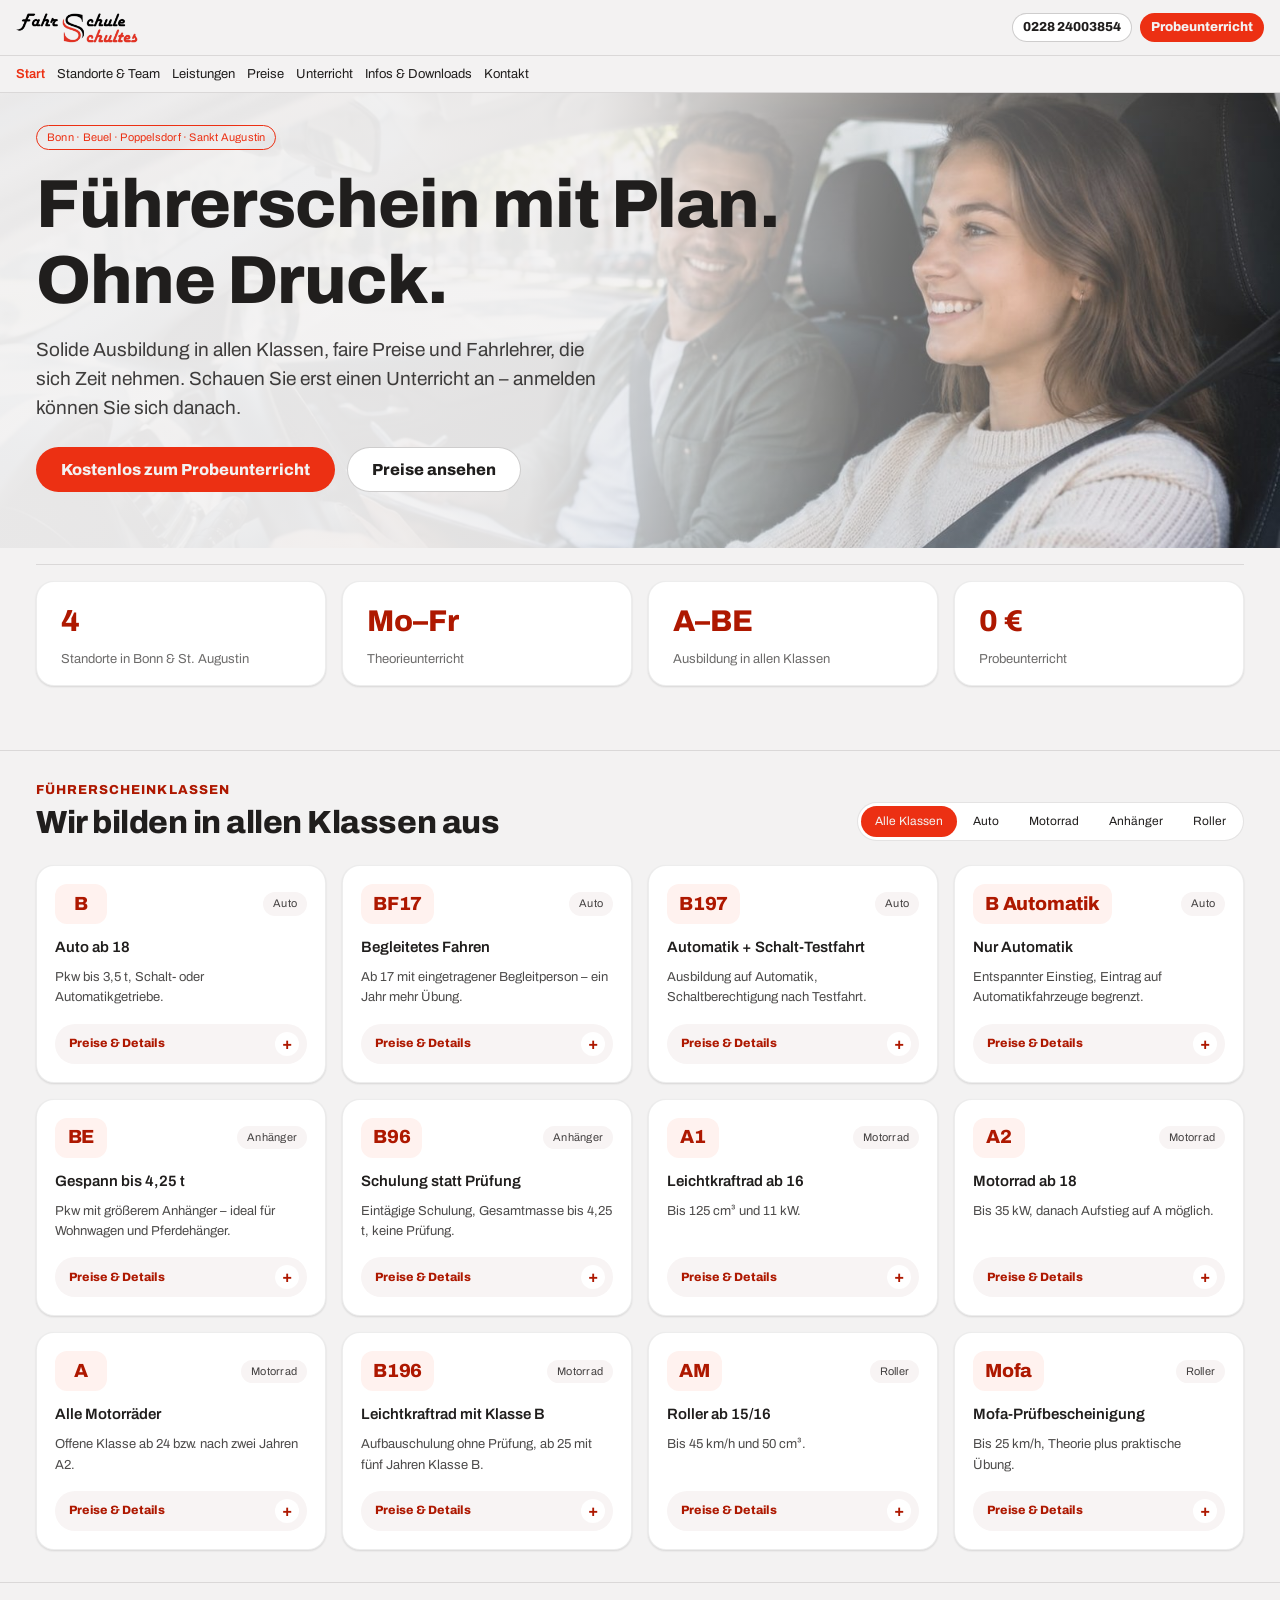
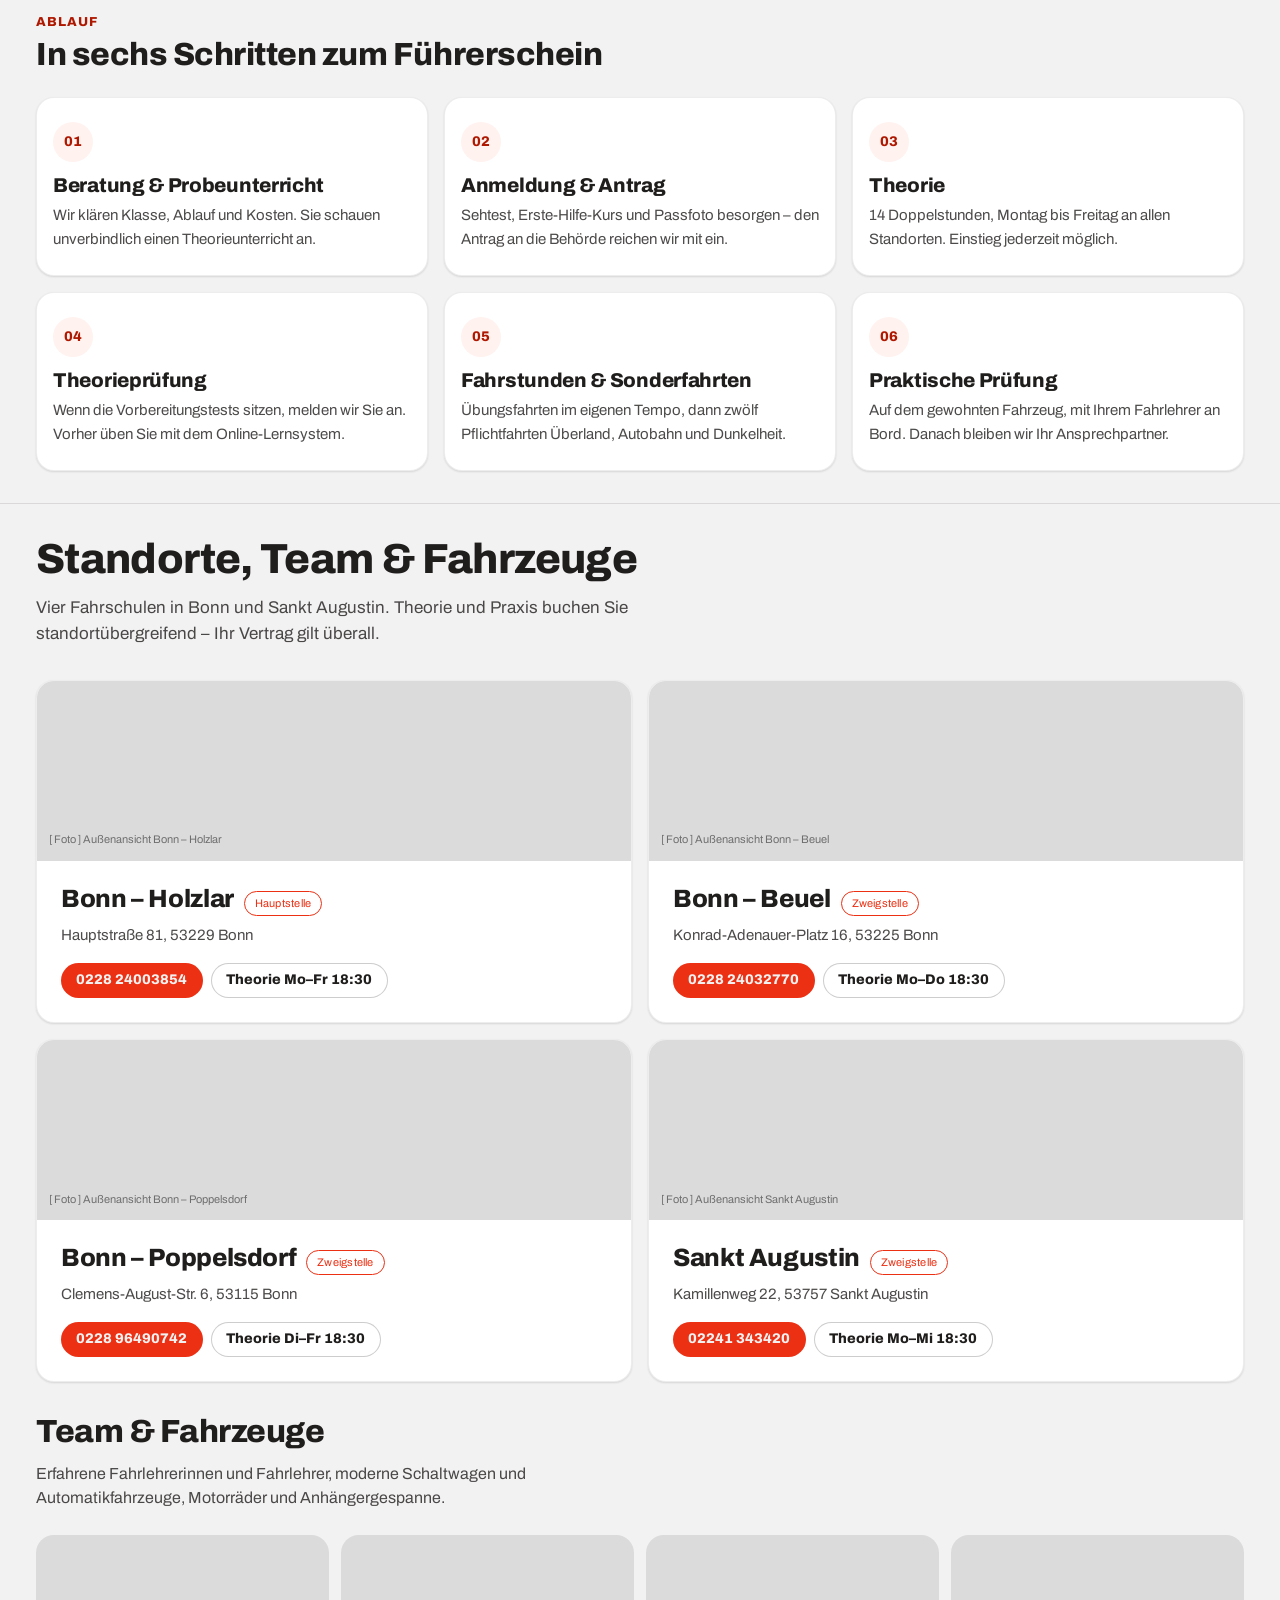
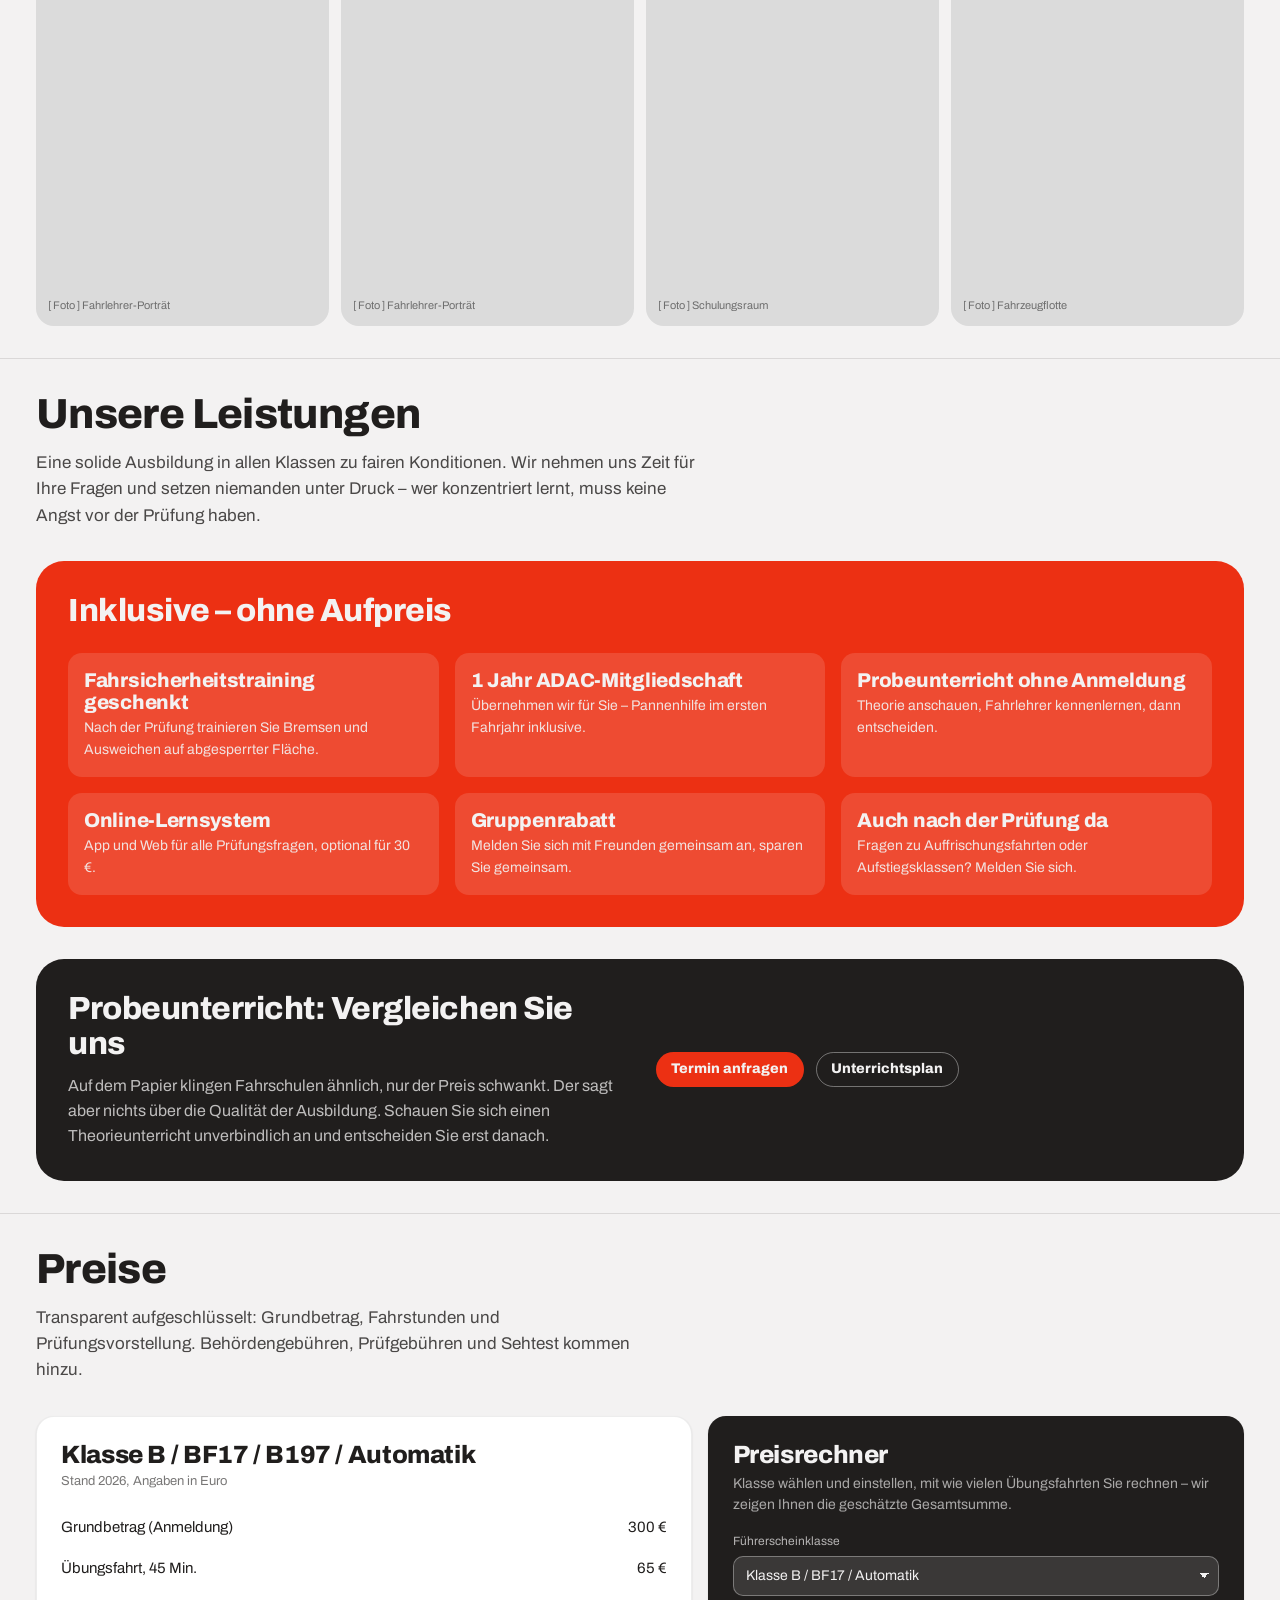
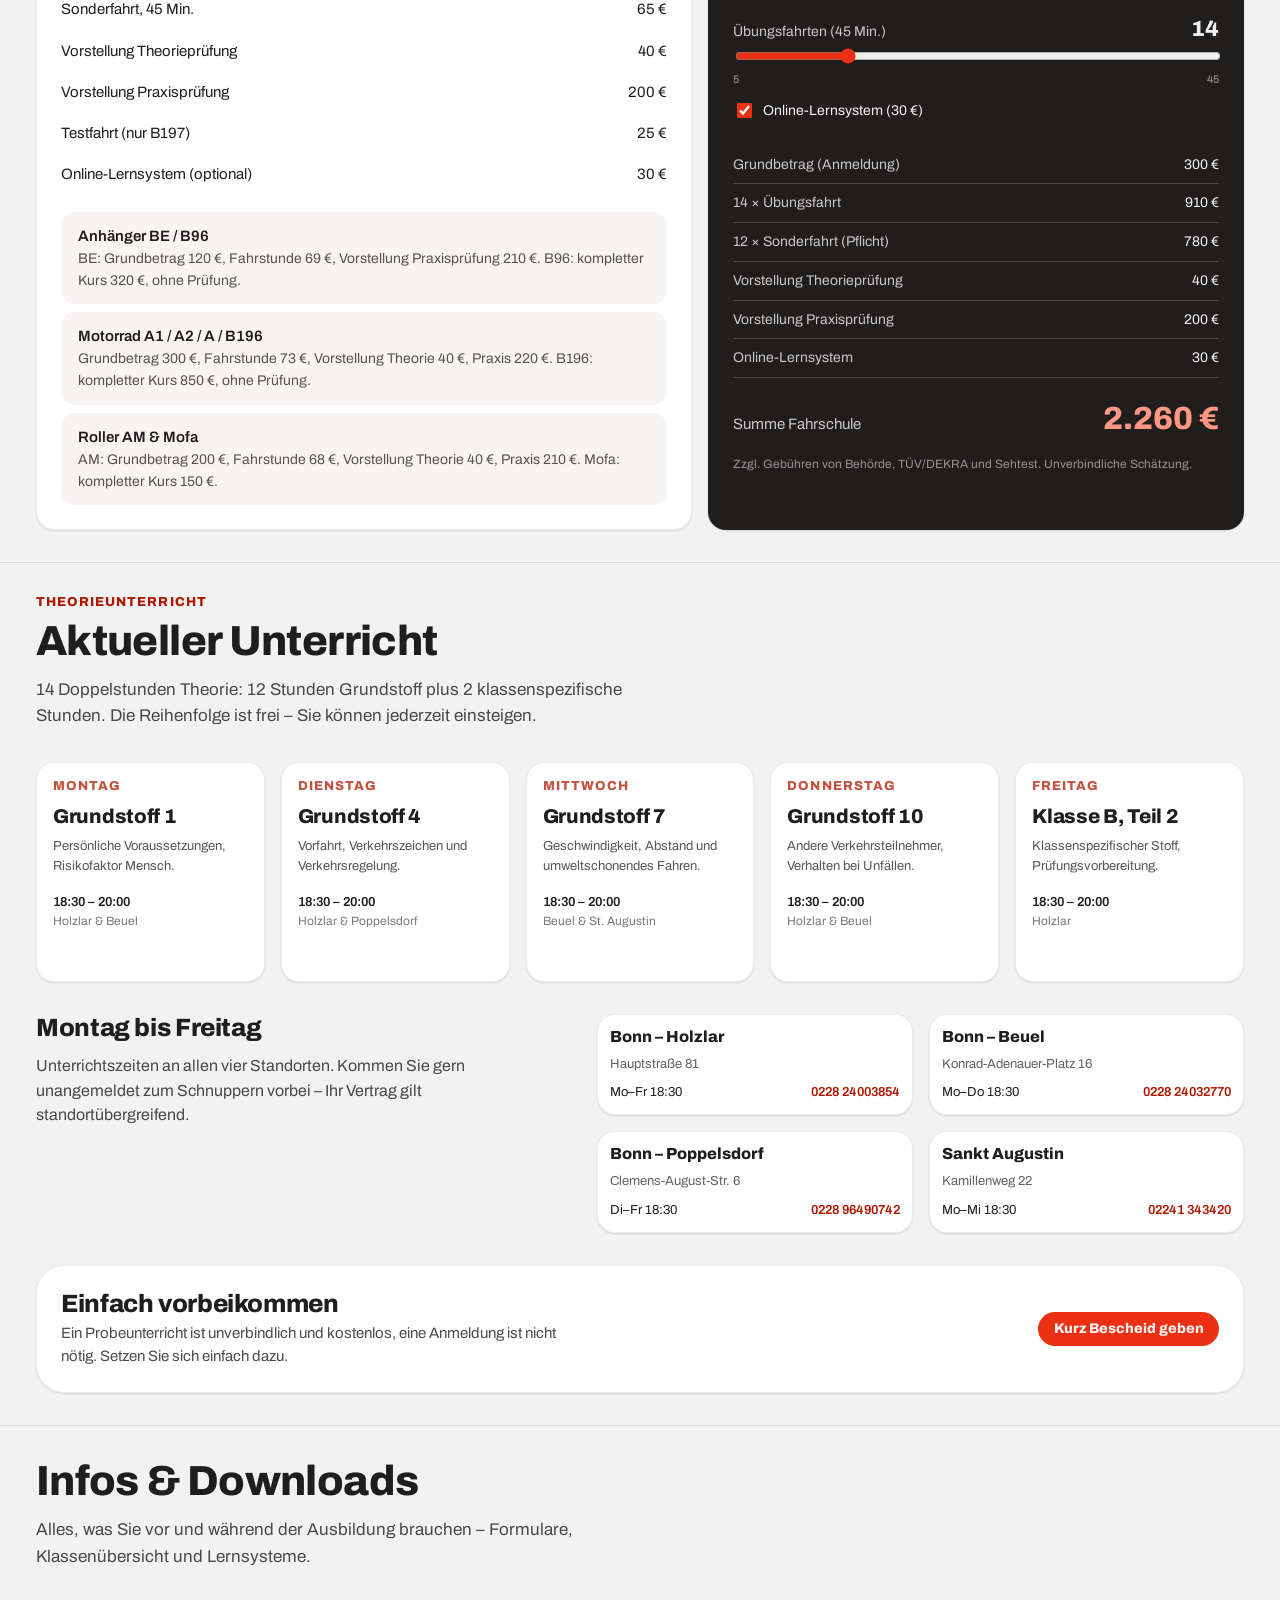
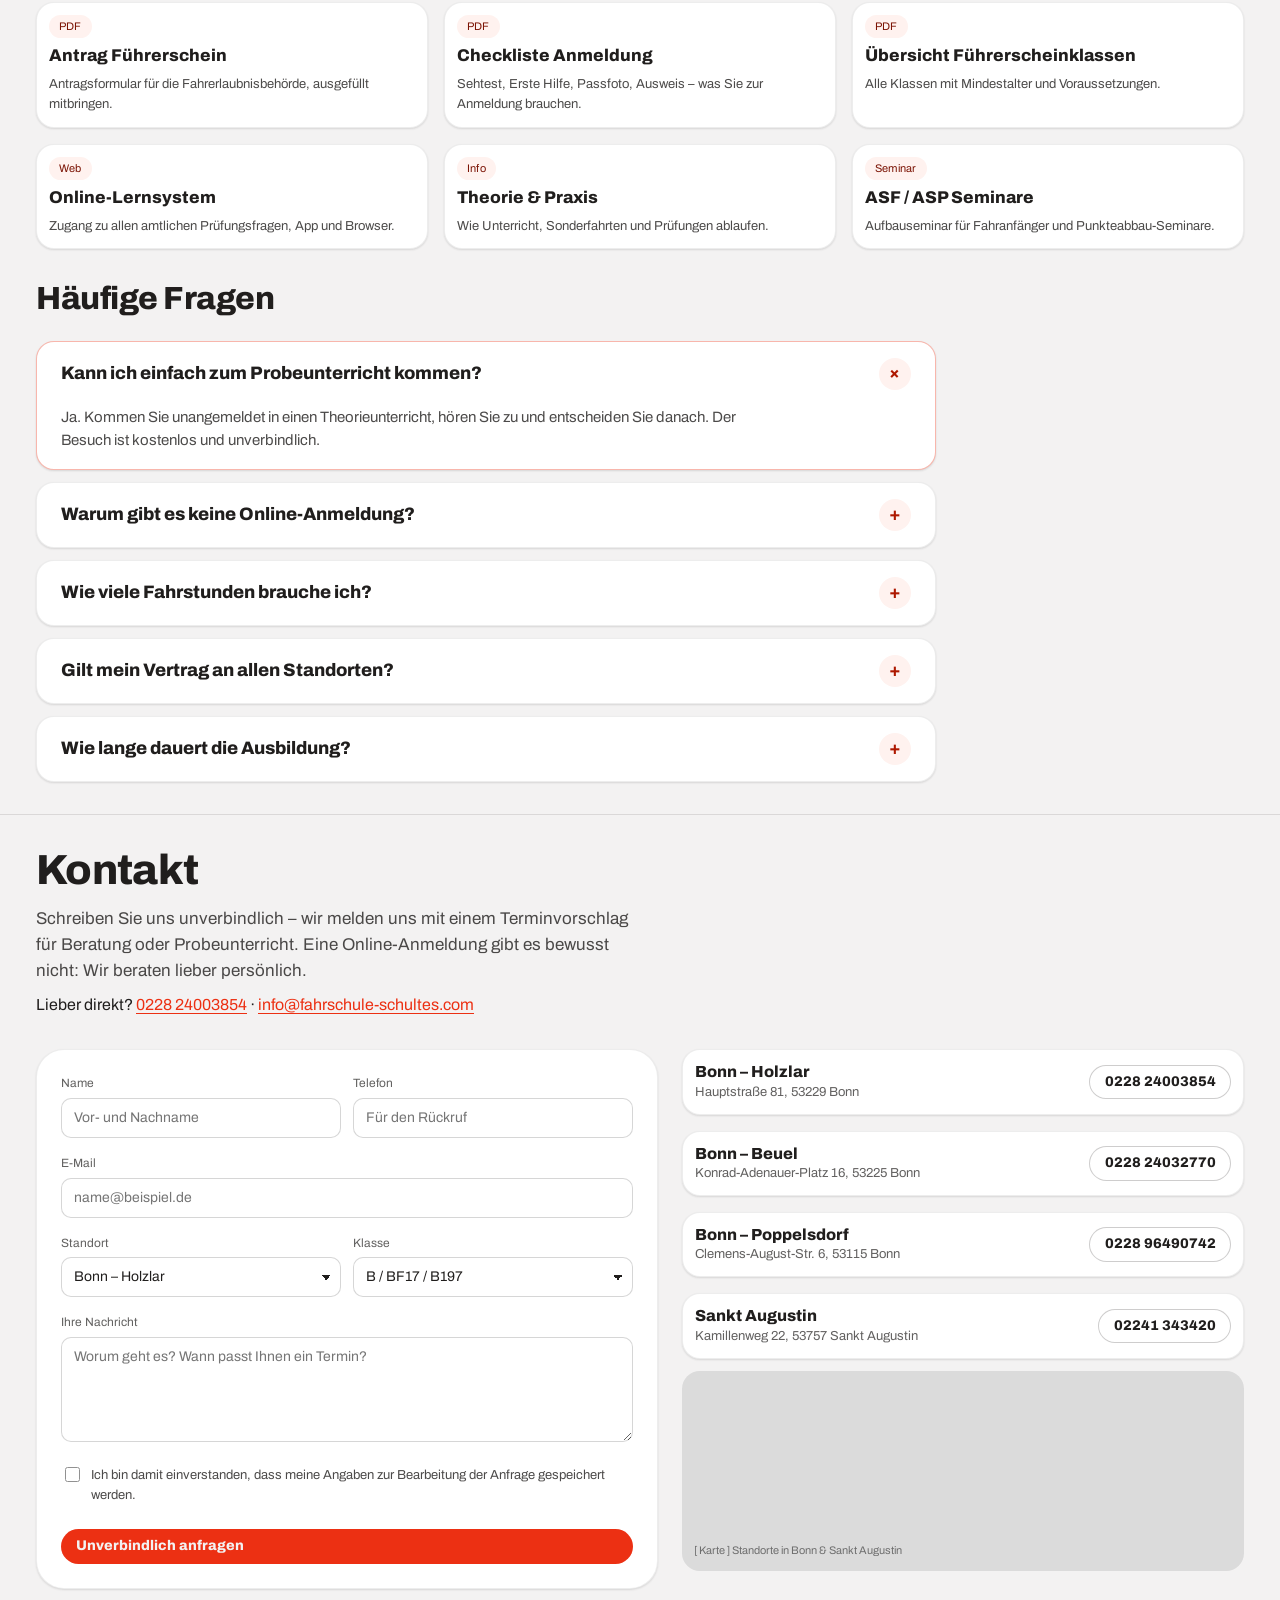
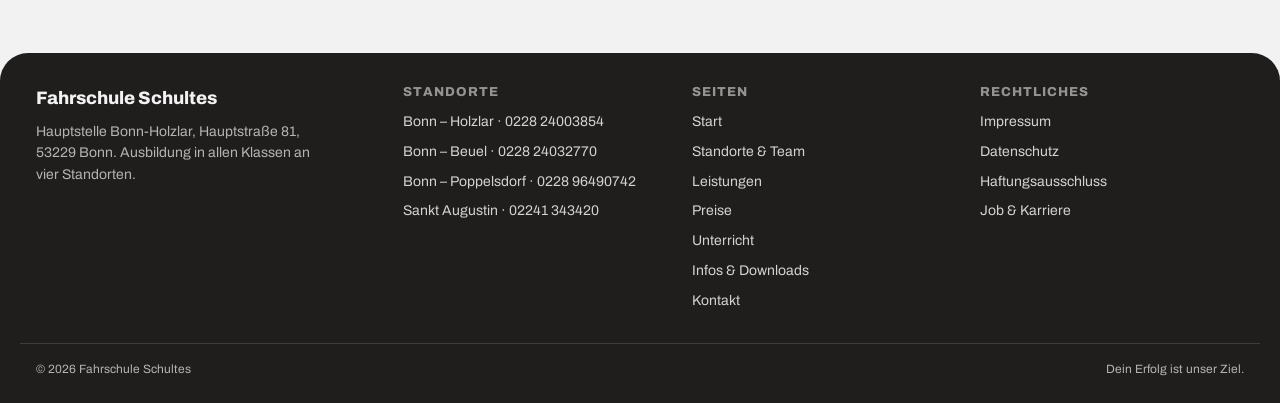
<file: index.html>
<!DOCTYPE html>
<html lang="de">
<head>
<meta charset="utf-8">
<meta name="viewport" content="width=device-width, initial-scale=1">
<title>Fahrschule Schultes – Führerschein in Bonn &amp; Sankt Augustin</title>
<meta name="description" content="Fahrschule Schultes: Ausbildung in allen Führerscheinklassen an vier Standorten in Bonn und Sankt Augustin. Theorieunterricht Montag bis Freitag, kostenloser Probeunterricht ohne Anmeldung.">
<meta name="theme-color" content="#f3f2f2">
<meta property="og:title" content="Fahrschule Schultes – Führerschein mit Plan. Ohne Druck.">
<meta property="og:description" content="Solide Ausbildung in allen Klassen, faire Preise und Fahrlehrer, die sich Zeit nehmen. Vier Standorte in Bonn und Sankt Augustin.">
<meta property="og:type" content="website">
<meta property="og:locale" content="de_DE">
<link rel="preload" as="font" type="font/woff2" href="assets/fonts/archivo-latin.woff2" crossorigin>
<link rel="stylesheet" href="assets/css/styles.css">
<link rel="icon" href="assets/img/logo.png">
<meta property="og:image" content="https://filodeno555.github.io/fahrschule-schultes/assets/img/hero-color.jpg">
<meta property="og:url" content="https://filodeno555.github.io/fahrschule-schultes/">
</head>
<body>

<a class="skip-link" href="#start">Zum Inhalt springen</a>

<!-- ══ Sticky brand bar — brand, phone, primary action. Never wraps. ══ -->
<header class="masthead">
  <a class="masthead-brand" href="#start" aria-label="Fahrschule Schultes – zur Startseite">
    <img src="assets/img/logo.png" alt="Fahrschule Schultes" width="880" height="216">
  </a>
  <div class="masthead-spacer"></div>
  <div class="masthead-actions">
    <a href="tel:+4922824003854" class="btn btn-secondary btn-sm masthead-phone">0228 24003854</a>
    <a href="#kontakt" class="btn btn-primary btn-sm masthead-cta">Probeunterricht</a>
  </div>
</header>

<!-- ══ Section nav ══ -->
<div class="subnav">
  <nav class="subnav-links" id="subnav" aria-label="Seitenbereiche">
    <a href="#start">Start</a>
    <a href="#standorte">Standorte &amp; Team</a>
    <a href="#leistungen">Leistungen</a>
    <a href="#preise">Preise</a>
    <a href="#unterricht">Unterricht</a>
    <a href="#infos">Infos &amp; Downloads</a>
    <a href="#kontakt">Kontakt</a>
  </nav>
</div>

<main>

  <!-- ══════════════════ START ══════════════════ -->
  <section class="section hero" id="start" aria-labelledby="start-title">
    <div class="hero-top">
      <div class="hero-media">
        <img class="hero-photo" src="assets/img/hero-color.jpg"
             alt="Fahrschülerin am Steuer, Fahrlehrer auf dem Beifahrersitz während einer Übungsfahrt"
             width="1600" height="900" fetchpriority="high" decoding="async">
      </div>
      <div class="shell hero-inner">
        <p class="tag tag-outline" style="margin-bottom:var(--space-4)">Bonn · Beuel · Poppelsdorf · Sankt Augustin</p>
        <h1 class="hero-title" id="start-title">Führerschein mit Plan. Ohne Druck.</h1>
        <p class="hero-lead">Solide Ausbildung in allen Klassen, faire Preise und Fahrlehrer, die sich Zeit nehmen. Schauen Sie erst einen Unterricht an – anmelden können Sie sich danach.</p>
        <div class="hero-actions">
          <a href="#kontakt" class="btn btn-primary btn-lg">Kostenlos zum Probeunterricht</a>
          <a href="#preise" class="btn btn-secondary btn-lg">Preise ansehen</a>
        </div>
      </div>
    </div>
    <div class="shell">
    <hr class="hr">
    <div class="stats">
      <div>
        <div class="stats-value">4</div>
        <div class="stats-label">Standorte in Bonn &amp; St. Augustin</div>
      </div>
      <div>
        <div class="stats-value">Mo–Fr</div>
        <div class="stats-label">Theorieunterricht</div>
      </div>
      <div>
        <div class="stats-value">A–BE</div>
        <div class="stats-label">Ausbildung in allen Klassen</div>
      </div>
      <div>
        <div class="stats-value">0 €</div>
        <div class="stats-label">Probeunterricht</div>
      </div>
    </div>
    </div>
  </section>

  <hr class="rule">

  <!-- ══════════════════ FÜHRERSCHEINKLASSEN ══════════════════ -->
  <section class="section shell" aria-labelledby="klassen-title">
    <div class="section-head">
      <div>
        <p class="eyebrow kicker">Führerscheinklassen</p>
        <h2 id="klassen-title">Wir bilden in allen Klassen aus</h2>
      </div>
      <div class="seg seg-round" role="group" aria-label="Klassen filtern" data-class-filter>
        <button type="button" data-cat="alle" aria-pressed="true">Alle Klassen</button>
        <button type="button" data-cat="Auto" aria-pressed="false">Auto</button>
        <button type="button" data-cat="Motorrad" aria-pressed="false">Motorrad</button>
        <button type="button" data-cat="Anhänger" aria-pressed="false">Anhänger</button>
        <button type="button" data-cat="Roller" aria-pressed="false">Roller</button>
      </div>
    </div>
    <div class="class-grid" data-class-grid>
      <details class="card class-card" data-cat="Auto">
        <summary class="class-summary">
          <span class="class-card-head">
            <span class="card-title class-code">B</span>
            <span class="tag tag-neutral">Auto</span>
          </span>
          <span class="class-title">Auto ab 18</span>
          <span class="card-body">Pkw bis 3,5 t, Schalt- oder Automatikgetriebe.</span>
          <span class="class-more">Preise &amp; Details<span class="class-more-icon" aria-hidden="true">+</span></span>
        </summary>
        <div class="class-detail">
        <div class="class-price-row"><span>Grundbetrag (Anmeldung)</span><span>300 €</span></div>
        <div class="class-price-row"><span>Übungsfahrt, 45 Min.</span><span>65 €</span></div>
        <div class="class-price-row"><span>Sonderfahrt, 45 Min.</span><span>65 €</span></div>
        <div class="class-price-row"><span>Vorstellung Theorieprüfung</span><span>40 €</span></div>
        <div class="class-price-row"><span>Vorstellung Praxisprüfung</span><span>200 €</span></div>
        <div class="class-price-row"><span>Online-Lernsystem (optional)</span><span>30 €</span></div>
        <p class="class-fineprint">Zzgl. Gebühren von Behörde, TÜV/DEKRA und Sehtest.</p>
        <a class="btn btn-ghost class-cta" href="#kontakt">Beratung anfragen →</a>
        </div>
      </details>
      <details class="card class-card" data-cat="Auto">
        <summary class="class-summary">
          <span class="class-card-head">
            <span class="card-title class-code">BF17</span>
            <span class="tag tag-neutral">Auto</span>
          </span>
          <span class="class-title">Begleitetes Fahren</span>
          <span class="card-body">Ab 17 mit eingetragener Begleitperson – ein Jahr mehr Übung.</span>
          <span class="class-more">Preise &amp; Details<span class="class-more-icon" aria-hidden="true">+</span></span>
        </summary>
        <div class="class-detail">
        <div class="class-price-row"><span>Grundbetrag (Anmeldung)</span><span>300 €</span></div>
        <div class="class-price-row"><span>Übungsfahrt, 45 Min.</span><span>65 €</span></div>
        <div class="class-price-row"><span>Sonderfahrt, 45 Min.</span><span>65 €</span></div>
        <div class="class-price-row"><span>Vorstellung Theorieprüfung</span><span>40 €</span></div>
        <div class="class-price-row"><span>Vorstellung Praxisprüfung</span><span>200 €</span></div>
        <div class="class-price-row"><span>Online-Lernsystem (optional)</span><span>30 €</span></div>
        <p class="class-note">Preise wie Klasse B. Zusätzlich tragen wir Ihre Begleitpersonen in die Prüfungsbescheinigung ein.</p>
        <p class="class-fineprint">Zzgl. Gebühren von Behörde, TÜV/DEKRA und Sehtest.</p>
        <a class="btn btn-ghost class-cta" href="#kontakt">Beratung anfragen →</a>
        </div>
      </details>
      <details class="card class-card" data-cat="Auto">
        <summary class="class-summary">
          <span class="class-card-head">
            <span class="card-title class-code">B197</span>
            <span class="tag tag-neutral">Auto</span>
          </span>
          <span class="class-title">Automatik + Schalt-Testfahrt</span>
          <span class="card-body">Ausbildung auf Automatik, Schaltberechtigung nach Testfahrt.</span>
          <span class="class-more">Preise &amp; Details<span class="class-more-icon" aria-hidden="true">+</span></span>
        </summary>
        <div class="class-detail">
        <div class="class-price-row"><span>Grundbetrag (Anmeldung)</span><span>300 €</span></div>
        <div class="class-price-row"><span>Übungsfahrt, 45 Min.</span><span>65 €</span></div>
        <div class="class-price-row"><span>Sonderfahrt, 45 Min.</span><span>65 €</span></div>
        <div class="class-price-row"><span>Vorstellung Theorieprüfung</span><span>40 €</span></div>
        <div class="class-price-row"><span>Vorstellung Praxisprüfung</span><span>200 €</span></div>
        <div class="class-price-row"><span>Testfahrt (nur B197)</span><span>25 €</span></div>
        <div class="class-price-row"><span>Online-Lernsystem (optional)</span><span>30 €</span></div>
        <p class="class-note">Sie lernen auf Automatik und weisen die Schaltkompetenz in einer Testfahrt nach – im Führerschein steht danach keine Automatikbeschränkung.</p>
        <p class="class-fineprint">Zzgl. Gebühren von Behörde, TÜV/DEKRA und Sehtest.</p>
        <a class="btn btn-ghost class-cta" href="#kontakt">Beratung anfragen →</a>
        </div>
      </details>
      <details class="card class-card" data-cat="Auto">
        <summary class="class-summary">
          <span class="class-card-head">
            <span class="card-title class-code">B Automatik</span>
            <span class="tag tag-neutral">Auto</span>
          </span>
          <span class="class-title">Nur Automatik</span>
          <span class="card-body">Entspannter Einstieg, Eintrag auf Automatikfahrzeuge begrenzt.</span>
          <span class="class-more">Preise &amp; Details<span class="class-more-icon" aria-hidden="true">+</span></span>
        </summary>
        <div class="class-detail">
        <div class="class-price-row"><span>Grundbetrag (Anmeldung)</span><span>300 €</span></div>
        <div class="class-price-row"><span>Übungsfahrt, 45 Min.</span><span>65 €</span></div>
        <div class="class-price-row"><span>Sonderfahrt, 45 Min.</span><span>65 €</span></div>
        <div class="class-price-row"><span>Vorstellung Theorieprüfung</span><span>40 €</span></div>
        <div class="class-price-row"><span>Vorstellung Praxisprüfung</span><span>200 €</span></div>
        <div class="class-price-row"><span>Online-Lernsystem (optional)</span><span>30 €</span></div>
        <p class="class-note">Preise wie Klasse B. Der Eintrag bleibt auf Automatikfahrzeuge begrenzt – wer das später ändern möchte, macht die Testfahrt nach B197.</p>
        <p class="class-fineprint">Zzgl. Gebühren von Behörde, TÜV/DEKRA und Sehtest.</p>
        <a class="btn btn-ghost class-cta" href="#kontakt">Beratung anfragen →</a>
        </div>
      </details>
      <details class="card class-card" data-cat="Anhänger">
        <summary class="class-summary">
          <span class="class-card-head">
            <span class="card-title class-code">BE</span>
            <span class="tag tag-neutral">Anhänger</span>
          </span>
          <span class="class-title">Gespann bis 4,25 t</span>
          <span class="card-body">Pkw mit größerem Anhänger – ideal für Wohnwagen und Pferdehänger.</span>
          <span class="class-more">Preise &amp; Details<span class="class-more-icon" aria-hidden="true">+</span></span>
        </summary>
        <div class="class-detail">
        <div class="class-price-row"><span>Grundbetrag (Anmeldung)</span><span>120 €</span></div>
        <div class="class-price-row"><span>Übungsfahrt, 45 Min.</span><span>69 €</span></div>
        <div class="class-price-row"><span>Sonderfahrt, 45 Min.</span><span>69 €</span></div>
        <div class="class-price-row"><span>Vorstellung Praxisprüfung</span><span>210 €</span></div>
        <p class="class-note">Keine Theorieprüfung – nur die praktische Prüfung.</p>
        <p class="class-fineprint">Zzgl. Gebühren von Behörde, TÜV/DEKRA und Sehtest.</p>
        <a class="btn btn-ghost class-cta" href="#kontakt">Beratung anfragen →</a>
        </div>
      </details>
      <details class="card class-card" data-cat="Anhänger">
        <summary class="class-summary">
          <span class="class-card-head">
            <span class="card-title class-code">B96</span>
            <span class="tag tag-neutral">Anhänger</span>
          </span>
          <span class="class-title">Schulung statt Prüfung</span>
          <span class="card-body">Eintägige Schulung, Gesamtmasse bis 4,25 t, keine Prüfung.</span>
          <span class="class-more">Preise &amp; Details<span class="class-more-icon" aria-hidden="true">+</span></span>
        </summary>
        <div class="class-detail">
        <div class="class-price-lead"><span>Kompletter Kurs</span><span>320 €</span></div>
        <p class="class-detail-label">Inhalt</p>
        <ul class="class-content">
          <li>2,5 Stunden theoretischer Unterricht</li>
          <li>3,5 Stunden praktischer Umgang mit dem Anhänger</li>
          <li>1 Stunde Fahrt im öffentlichen Straßenverkehr</li>
        </ul>
        <p class="class-note">Abschluss ohne Prüfung – Sie erhalten den Eintrag nach der Schulung.</p>
        <a class="btn btn-ghost class-cta" href="#kontakt">Beratung anfragen →</a>
        </div>
      </details>
      <details class="card class-card" data-cat="Motorrad">
        <summary class="class-summary">
          <span class="class-card-head">
            <span class="card-title class-code">A1</span>
            <span class="tag tag-neutral">Motorrad</span>
          </span>
          <span class="class-title">Leichtkraftrad ab 16</span>
          <span class="card-body">Bis 125 cm³ und 11 kW.</span>
          <span class="class-more">Preise &amp; Details<span class="class-more-icon" aria-hidden="true">+</span></span>
        </summary>
        <div class="class-detail">
        <div class="class-price-row"><span>Grundbetrag (Anmeldung)</span><span>300 €</span></div>
        <div class="class-price-row"><span>Übungsfahrt, 45 Min.</span><span>73 €</span></div>
        <div class="class-price-row"><span>Sonderfahrt, 45 Min.</span><span>73 €</span></div>
        <div class="class-price-row"><span>Vorstellung Theorieprüfung</span><span>40 €</span></div>
        <div class="class-price-row"><span>Vorstellung Praxisprüfung</span><span>220 €</span></div>
        <div class="class-price-row"><span>Online-Lernsystem (optional)</span><span>30 €</span></div>
        <p class="class-fineprint">Zzgl. Gebühren von Behörde, TÜV/DEKRA und Sehtest.</p>
        <a class="btn btn-ghost class-cta" href="#kontakt">Beratung anfragen →</a>
        </div>
      </details>
      <details class="card class-card" data-cat="Motorrad">
        <summary class="class-summary">
          <span class="class-card-head">
            <span class="card-title class-code">A2</span>
            <span class="tag tag-neutral">Motorrad</span>
          </span>
          <span class="class-title">Motorrad ab 18</span>
          <span class="card-body">Bis 35 kW, danach Aufstieg auf A möglich.</span>
          <span class="class-more">Preise &amp; Details<span class="class-more-icon" aria-hidden="true">+</span></span>
        </summary>
        <div class="class-detail">
        <div class="class-price-row"><span>Grundbetrag (Anmeldung)</span><span>300 €</span></div>
        <div class="class-price-row"><span>Übungsfahrt, 45 Min.</span><span>73 €</span></div>
        <div class="class-price-row"><span>Sonderfahrt, 45 Min.</span><span>73 €</span></div>
        <div class="class-price-row"><span>Vorstellung Theorieprüfung</span><span>40 €</span></div>
        <div class="class-price-row"><span>Vorstellung Praxisprüfung</span><span>220 €</span></div>
        <div class="class-price-row"><span>Online-Lernsystem (optional)</span><span>30 €</span></div>
        <p class="class-fineprint">Zzgl. Gebühren von Behörde, TÜV/DEKRA und Sehtest.</p>
        <a class="btn btn-ghost class-cta" href="#kontakt">Beratung anfragen →</a>
        </div>
      </details>
      <details class="card class-card" data-cat="Motorrad">
        <summary class="class-summary">
          <span class="class-card-head">
            <span class="card-title class-code">A</span>
            <span class="tag tag-neutral">Motorrad</span>
          </span>
          <span class="class-title">Alle Motorräder</span>
          <span class="card-body">Offene Klasse ab 24 bzw. nach zwei Jahren A2.</span>
          <span class="class-more">Preise &amp; Details<span class="class-more-icon" aria-hidden="true">+</span></span>
        </summary>
        <div class="class-detail">
        <div class="class-price-row"><span>Grundbetrag (Anmeldung)</span><span>300 €</span></div>
        <div class="class-price-row"><span>Übungsfahrt, 45 Min.</span><span>73 €</span></div>
        <div class="class-price-row"><span>Sonderfahrt, 45 Min.</span><span>73 €</span></div>
        <div class="class-price-row"><span>Vorstellung Theorieprüfung</span><span>40 €</span></div>
        <div class="class-price-row"><span>Vorstellung Praxisprüfung</span><span>220 €</span></div>
        <div class="class-price-row"><span>Online-Lernsystem (optional)</span><span>30 €</span></div>
        <p class="class-fineprint">Zzgl. Gebühren von Behörde, TÜV/DEKRA und Sehtest.</p>
        <a class="btn btn-ghost class-cta" href="#kontakt">Beratung anfragen →</a>
        </div>
      </details>
      <details class="card class-card" data-cat="Motorrad">
        <summary class="class-summary">
          <span class="class-card-head">
            <span class="card-title class-code">B196</span>
            <span class="tag tag-neutral">Motorrad</span>
          </span>
          <span class="class-title">Leichtkraftrad mit Klasse B</span>
          <span class="card-body">Aufbauschulung ohne Prüfung, ab 25 mit fünf Jahren Klasse B.</span>
          <span class="class-more">Preise &amp; Details<span class="class-more-icon" aria-hidden="true">+</span></span>
        </summary>
        <div class="class-detail">
        <div class="class-price-lead"><span>Kurs komplett</span><span>850 €</span></div>
        <p class="class-detail-label">Inhalt</p>
        <ul class="class-content">
          <li>10 Praxisstunden</li>
          <li>4 × 90 Min. Theorie</li>
        </ul>
        <p class="class-note">Aufbauschulung ohne Prüfung. Berechtigt zum Fahren von 125ern mit Ihrer vorhandenen Klasse B.</p>
        <a class="btn btn-ghost class-cta" href="#kontakt">Beratung anfragen →</a>
        </div>
      </details>
      <details class="card class-card" data-cat="Roller">
        <summary class="class-summary">
          <span class="class-card-head">
            <span class="card-title class-code">AM</span>
            <span class="tag tag-neutral">Roller</span>
          </span>
          <span class="class-title">Roller ab 15/16</span>
          <span class="card-body">Bis 45 km/h und 50 cm³.</span>
          <span class="class-more">Preise &amp; Details<span class="class-more-icon" aria-hidden="true">+</span></span>
        </summary>
        <div class="class-detail">
        <div class="class-price-row"><span>Grundbetrag (Anmeldung)</span><span>200 €</span></div>
        <div class="class-price-row"><span>Übungsfahrt, 45 Min.</span><span>68 €</span></div>
        <div class="class-price-row"><span>Vorstellung Theorieprüfung</span><span>40 €</span></div>
        <div class="class-price-row"><span>Vorstellung Praxisprüfung</span><span>210 €</span></div>
        <div class="class-price-row"><span>Online-Lernsystem (optional)</span><span>30 €</span></div>
        <p class="class-fineprint">Zzgl. Gebühren von Behörde, TÜV/DEKRA und Sehtest.</p>
        <a class="btn btn-ghost class-cta" href="#kontakt">Beratung anfragen →</a>
        </div>
      </details>
      <details class="card class-card" data-cat="Roller">
        <summary class="class-summary">
          <span class="class-card-head">
            <span class="card-title class-code">Mofa</span>
            <span class="tag tag-neutral">Roller</span>
          </span>
          <span class="class-title">Mofa-Prüfbescheinigung</span>
          <span class="card-body">Bis 25 km/h, Theorie plus praktische Übung.</span>
          <span class="class-more">Preise &amp; Details<span class="class-more-icon" aria-hidden="true">+</span></span>
        </summary>
        <div class="class-detail">
        <div class="class-price-lead"><span>Kompletter Kurs</span><span>150 €</span></div>
        <p class="class-detail-label">Inhalt</p>
        <ul class="class-content">
          <li>6 × theoretischer Unterricht zu je 90 Min.</li>
          <li>1 Doppelstunde praktischer Unterricht à 90 Min. (bei Einzelausbildung)</li>
        </ul>
        <a class="btn btn-ghost class-cta" href="#kontakt">Beratung anfragen →</a>
        </div>
      </details>
    </div>
  </section>

  <hr class="rule">

  <!-- ══════════════════ ABLAUF ══════════════════ -->
  <section class="section shell" aria-labelledby="ablauf-title">
    <p class="eyebrow kicker">Ablauf</p>
    <h2 id="ablauf-title" style="margin:0 0 var(--space-6)">In sechs Schritten zum Führerschein</h2>
    <ol class="cells cols-3" style="list-style:none; padding:0; margin:0">
      <li class="step">
        <div class="step-no">01</div>
        <h3 class="cell-title">Beratung &amp; Probeunterricht</h3>
        <p>Wir klären Klasse, Ablauf und Kosten. Sie schauen unverbindlich einen Theorieunterricht an.</p>
      </li>
      <li class="step">
        <div class="step-no">02</div>
        <h3 class="cell-title">Anmeldung &amp; Antrag</h3>
        <p>Sehtest, Erste-Hilfe-Kurs und Passfoto besorgen – den Antrag an die Behörde reichen wir mit ein.</p>
      </li>
      <li class="step">
        <div class="step-no">03</div>
        <h3 class="cell-title">Theorie</h3>
        <p>14 Doppelstunden, Montag bis Freitag an allen Standorten. Einstieg jederzeit möglich.</p>
      </li>
      <li class="step">
        <div class="step-no">04</div>
        <h3 class="cell-title">Theorieprüfung</h3>
        <p>Wenn die Vorbereitungstests sitzen, melden wir Sie an. Vorher üben Sie mit dem Online-Lernsystem.</p>
      </li>
      <li class="step">
        <div class="step-no">05</div>
        <h3 class="cell-title">Fahrstunden &amp; Sonderfahrten</h3>
        <p>Übungsfahrten im eigenen Tempo, dann zwölf Pflichtfahrten Überland, Autobahn und Dunkelheit.</p>
      </li>
      <li class="step">
        <div class="step-no">06</div>
        <h3 class="cell-title">Praktische Prüfung</h3>
        <p>Auf dem gewohnten Fahrzeug, mit Ihrem Fahrlehrer an Bord. Danach bleiben wir Ihr Ansprechpartner.</p>
      </li>
    </ol>
  </section>

  <hr class="rule">

  <!-- ══════════════════ STANDORTE & TEAM ══════════════════ -->
  <section class="section shell" id="standorte" aria-labelledby="standorte-title">
    <h2 class="section-title" id="standorte-title" style="margin:0 0 var(--space-3)">Standorte, Team &amp; Fahrzeuge</h2>
    <p class="section-lead">Vier Fahrschulen in Bonn und Sankt Augustin. Theorie und Praxis buchen Sie standortübergreifend – Ihr Vertrag gilt überall.</p>

    <div class="cells cols-2" style="margin-bottom:var(--space-8)">
      <div>
        <div class="photo-slot h-180 grayscale"><span>[ Foto ] Außenansicht Bonn – Holzlar</span></div>
        <div class="location-body">
          <div class="location-head">
            <h3>Bonn – Holzlar</h3>
            <span class="tag tag-outline">Hauptstelle</span>
          </div>
          <div class="location-address">Hauptstraße 81, 53229 Bonn</div>
          <div class="location-actions">
            <a href="tel:+4922824003854" class="btn btn-primary">0228 24003854</a>
            <span class="btn btn-secondary">Theorie Mo–Fr 18:30</span>
          </div>
        </div>
      </div>
      <div>
        <div class="photo-slot h-180 grayscale"><span>[ Foto ] Außenansicht Bonn – Beuel</span></div>
        <div class="location-body">
          <div class="location-head">
            <h3>Bonn – Beuel</h3>
            <span class="tag tag-outline">Zweigstelle</span>
          </div>
          <div class="location-address">Konrad-Adenauer-Platz 16, 53225 Bonn</div>
          <div class="location-actions">
            <a href="tel:+4922824032770" class="btn btn-primary">0228 24032770</a>
            <span class="btn btn-secondary">Theorie Mo–Do 18:30</span>
          </div>
        </div>
      </div>
      <div>
        <div class="photo-slot h-180 grayscale"><span>[ Foto ] Außenansicht Bonn – Poppelsdorf</span></div>
        <div class="location-body">
          <div class="location-head">
            <h3>Bonn – Poppelsdorf</h3>
            <span class="tag tag-outline">Zweigstelle</span>
          </div>
          <div class="location-address">Clemens-August-Str. 6, 53115 Bonn</div>
          <div class="location-actions">
            <a href="tel:+4922896490742" class="btn btn-primary">0228 96490742</a>
            <span class="btn btn-secondary">Theorie Di–Fr 18:30</span>
          </div>
        </div>
      </div>
      <div>
        <div class="photo-slot h-180 grayscale"><span>[ Foto ] Außenansicht Sankt Augustin</span></div>
        <div class="location-body">
          <div class="location-head">
            <h3>Sankt Augustin</h3>
            <span class="tag tag-outline">Zweigstelle</span>
          </div>
          <div class="location-address">Kamillenweg 22, 53757 Sankt Augustin</div>
          <div class="location-actions">
            <a href="tel:+492241343420" class="btn btn-primary">02241 343420</a>
            <span class="btn btn-secondary">Theorie Mo–Mi 18:30</span>
          </div>
        </div>
      </div>
    </div>

    <h2 style="margin:0 0 var(--space-3)">Team &amp; Fahrzeuge</h2>
    <p style="font-size:16px; opacity:0.8; max-width:620px; margin:0 0 var(--space-6)">Erfahrene Fahrlehrerinnen und Fahrlehrer, moderne Schaltwagen und Automatikfahrzeuge, Motorräder und Anhängergespanne.</p>
    <div class="team-grid">
      <div class="photo-slot portrait grayscale"><span>[ Foto ] Fahrlehrer-Porträt</span></div>
      <div class="photo-slot portrait grayscale"><span>[ Foto ] Fahrlehrer-Porträt</span></div>
      <div class="photo-slot portrait grayscale"><span>[ Foto ] Schulungsraum</span></div>
      <div class="photo-slot portrait grayscale"><span>[ Foto ] Fahrzeugflotte</span></div>
    </div>
  </section>

  <hr class="rule">

  <!-- ══════════════════ LEISTUNGEN ══════════════════ -->
  <section class="section" id="leistungen" aria-labelledby="leistungen-title">
    <div class="shell">
      <h2 class="section-title" id="leistungen-title" style="margin:0 0 var(--space-3)">Unsere Leistungen</h2>
      <p class="section-lead" style="max-width:660px; margin-bottom:0">Eine solide Ausbildung in allen Klassen zu fairen Konditionen. Wir nehmen uns Zeit für Ihre Fragen und setzen niemanden unter Druck – wer konzentriert lernt, muss keine Angst vor der Prüfung haben.</p>
    </div>

    <!-- The poster statement: the one place red runs as a field. -->
    <div class="poster">
      <div class="shell">
        <h2>Inklusive – ohne Aufpreis</h2>
        <div class="poster-grid">
          <div class="poster-item">
            <h3 class="cell-title">Fahrsicherheitstraining geschenkt</h3>
            <p>Nach der Prüfung trainieren Sie Bremsen und Ausweichen auf abgesperrter Fläche.</p>
          </div>
          <div class="poster-item">
            <h3 class="cell-title">1 Jahr ADAC-Mitgliedschaft</h3>
            <p>Übernehmen wir für Sie – Pannenhilfe im ersten Fahrjahr inklusive.</p>
          </div>
          <div class="poster-item">
            <h3 class="cell-title">Probeunterricht ohne Anmeldung</h3>
            <p>Theorie anschauen, Fahrlehrer kennenlernen, dann entscheiden.</p>
          </div>
          <div class="poster-item">
            <h3 class="cell-title">Online-Lernsystem</h3>
            <p>App und Web für alle Prüfungsfragen, optional für 30 €.</p>
          </div>
          <div class="poster-item">
            <h3 class="cell-title">Gruppenrabatt</h3>
            <p>Melden Sie sich mit Freunden gemeinsam an, sparen Sie gemeinsam.</p>
          </div>
          <div class="poster-item">
            <h3 class="cell-title">Auch nach der Prüfung da</h3>
            <p>Fragen zu Auffrischungsfahrten oder Aufstiegsklassen? Melden Sie sich.</p>
          </div>
        </div>
      </div>
    </div>

    <div class="shell">
      <div class="callout panel-dark on-dark">
        <div>
          <h2>Probeunterricht: Vergleichen Sie uns</h2>
          <p>Auf dem Papier klingen Fahrschulen ähnlich, nur der Preis schwankt. Der sagt aber nichts über die Qualität der Ausbildung. Schauen Sie sich einen Theorieunterricht unverbindlich an und entscheiden Sie erst danach.</p>
        </div>
        <div class="callout-actions">
          <a href="#kontakt" class="btn btn-primary">Termin anfragen</a>
          <a href="#unterricht" class="btn btn-secondary">Unterrichtsplan</a>
        </div>
      </div>
    </div>
  </section>

  <hr class="rule">

  <!-- ══════════════════ PREISE ══════════════════ -->
  <section class="section shell" id="preise" aria-labelledby="preise-title">
    <h2 class="section-title" id="preise-title" style="margin:0 0 var(--space-3)">Preise</h2>
    <p class="section-lead">Transparent aufgeschlüsselt: Grundbetrag, Fahrstunden und Prüfungsvorstellung. Behördengebühren, Prüfgebühren und Sehtest kommen hinzu.</p>

    <div class="cells price-grid">
      <div class="price-panel">
        <h3>Klasse B / BF17 / B197 / Automatik</h3>
        <div class="price-note">Stand 2026, Angaben in Euro</div>

        <div class="price-row"><span>Grundbetrag (Anmeldung)</span><span>300 €</span></div>
        <div class="price-row"><span>Übungsfahrt, 45 Min.</span><span>65 €</span></div>
        <div class="price-row"><span>Sonderfahrt, 45 Min.</span><span>65 €</span></div>
        <div class="price-row"><span>Vorstellung Theorieprüfung</span><span>40 €</span></div>
        <div class="price-row"><span>Vorstellung Praxisprüfung</span><span>200 €</span></div>
        <div class="price-row"><span>Testfahrt (nur B197)</span><span>25 €</span></div>
        <div class="price-row"><span>Online-Lernsystem (optional)</span><span>30 €</span></div>

        <div class="cells price-groups">
          <div class="price-group">
            <div class="price-group-title">Anhänger BE / B96</div>
            <div class="price-group-desc">BE: Grundbetrag 120 €, Fahrstunde 69 €, Vorstellung Praxisprüfung 210 €. B96: kompletter Kurs 320 €, ohne Prüfung.</div>
          </div>
          <div class="price-group">
            <div class="price-group-title">Motorrad A1 / A2 / A / B196</div>
            <div class="price-group-desc">Grundbetrag 300 €, Fahrstunde 73 €, Vorstellung Theorie 40 €, Praxis 220 €. B196: kompletter Kurs 850 €, ohne Prüfung.</div>
          </div>
          <div class="price-group">
            <div class="price-group-title">Roller AM &amp; Mofa</div>
            <div class="price-group-desc">AM: Grundbetrag 200 €, Fahrstunde 68 €, Vorstellung Theorie 40 €, Praxis 210 €. Mofa: kompletter Kurs 150 €.</div>
          </div>
        </div>
      </div>

      <!-- Price calculator — renders its default state without JavaScript. -->
      <div class="calc panel-dark" data-calc>
        <h3>Preisrechner</h3>
        <p class="calc-intro">Klasse wählen und einstellen, mit wie vielen Übungsfahrten Sie rechnen – wir zeigen Ihnen die geschätzte Gesamtsumme.</p>

        <div class="field calc-field">
          <label for="calc-class">Führerscheinklasse</label>
          <select class="input" id="calc-class" data-calc-class>
            <option value="B" selected>Klasse B / BF17 / Automatik</option>
            <option value="B197">Klasse B197 (Automatik + Testfahrt)</option>
            <option value="A">Motorrad A1 / A2 / A</option>
            <option value="B196">Motorrad B196 (Aufbaukurs)</option>
            <option value="BE">Anhänger BE</option>
            <option value="B96">Anhänger B96 (Schulung)</option>
            <option value="AM">Roller AM</option>
            <option value="Mofa">Mofa</option>
          </select>
        </div>

        <div data-calc-lesson-block>
          <div class="calc-readout">
            <label for="calc-lessons">Übungsfahrten (45 Min.)</label>
            <div class="calc-count" data-calc-count>14</div>
          </div>
          <input id="calc-lessons" type="range" min="5" max="45" step="1" value="14"
                 data-calc-range aria-describedby="calc-scale">
          <div class="calc-scale" id="calc-scale"><span>5</span><span>45</span></div>
        </div>

        <label class="check" data-calc-learn-block>
          <input type="checkbox" checked data-calc-learn>
          Online-Lernsystem (30 €)
        </label>

        <div class="calc-rows" data-calc-rows>
          <div class="calc-row"><span>Grundbetrag (Anmeldung)</span><span>300 €</span></div>
          <div class="calc-row"><span>14 × Übungsfahrt</span><span>910 €</span></div>
          <div class="calc-row"><span>12 × Sonderfahrt (Pflicht)</span><span>780 €</span></div>
          <div class="calc-row"><span>Vorstellung Theorieprüfung</span><span>40 €</span></div>
          <div class="calc-row"><span>Vorstellung Praxisprüfung</span><span>200 €</span></div>
          <div class="calc-row"><span>Online-Lernsystem</span><span>30 €</span></div>
        </div>
        <p class="calc-course-note" data-calc-note hidden></p>

        <div class="calc-total">
          <span class="calc-total-label">Summe Fahrschule</span>
          <span class="calc-total-value" data-calc-total aria-live="polite">2.260 €</span>
        </div>
        <p class="calc-fineprint">Zzgl. Gebühren von Behörde, TÜV/DEKRA und Sehtest. Unverbindliche Schätzung.</p>
      </div>
    </div>
  </section>

  <hr class="rule">

  <!-- ══════════════════ UNTERRICHT ══════════════════ -->
  <section class="section shell" id="unterricht" aria-labelledby="unterricht-title">
    <p class="eyebrow kicker">Theorieunterricht</p>
    <h2 class="section-title" id="unterricht-title" style="margin:0 0 var(--space-3)">Aktueller Unterricht</h2>
    <p class="section-lead">14 Doppelstunden Theorie: 12 Stunden Grundstoff plus 2 klassenspezifische Stunden. Die Reihenfolge ist frei – Sie können jederzeit einsteigen.</p>

    <div class="cells cols-5" style="margin-bottom:var(--space-8)">
      <div class="week-day">
        <p class="eyebrow">Montag</p>
        <h3 class="cell-title">Grundstoff 1</h3>
        <p>Persönliche Voraussetzungen, Risikofaktor Mensch.</p>
        <div class="week-time">18:30 – 20:00</div>
        <div class="week-place">Holzlar &amp; Beuel</div>
      </div>
      <div class="week-day">
        <p class="eyebrow">Dienstag</p>
        <h3 class="cell-title">Grundstoff 4</h3>
        <p>Vorfahrt, Verkehrszeichen und Verkehrsregelung.</p>
        <div class="week-time">18:30 – 20:00</div>
        <div class="week-place">Holzlar &amp; Poppelsdorf</div>
      </div>
      <div class="week-day">
        <p class="eyebrow">Mittwoch</p>
        <h3 class="cell-title">Grundstoff 7</h3>
        <p>Geschwindigkeit, Abstand und umweltschonendes Fahren.</p>
        <div class="week-time">18:30 – 20:00</div>
        <div class="week-place">Beuel &amp; St. Augustin</div>
      </div>
      <div class="week-day">
        <p class="eyebrow">Donnerstag</p>
        <h3 class="cell-title">Grundstoff 10</h3>
        <p>Andere Verkehrsteilnehmer, Verhalten bei Unfällen.</p>
        <div class="week-time">18:30 – 20:00</div>
        <div class="week-place">Holzlar &amp; Beuel</div>
      </div>
      <div class="week-day">
        <p class="eyebrow">Freitag</p>
        <h3 class="cell-title">Klasse B, Teil 2</h3>
        <p>Klassenspezifischer Stoff, Prüfungsvorbereitung.</p>
        <div class="week-time">18:30 – 20:00</div>
        <div class="week-place">Holzlar</div>
      </div>
    </div>

    <div class="split split-9-11" style="margin-bottom:var(--space-8)">
      <div>
        <h3 style="margin:0 0 var(--space-3)">Montag bis Freitag</h3>
        <p style="font-size:16px; opacity:0.8; margin:0">Unterrichtszeiten an allen vier Standorten. Kommen Sie gern unangemeldet zum Schnuppern vorbei – Ihr Vertrag gilt standortübergreifend.</p>
      </div>
      <div class="cells cols-2">
        <div class="card location-mini">
          <div class="card-title">Bonn – Holzlar</div>
          <div class="location-mini-street">Hauptstraße 81</div>
          <div class="location-mini-foot">
            <span>Mo–Fr 18:30</span>
            <a class="location-mini-phone" href="tel:+4922824003854" style="text-decoration:none">0228 24003854</a>
          </div>
        </div>
        <div class="card location-mini">
          <div class="card-title">Bonn – Beuel</div>
          <div class="location-mini-street">Konrad-Adenauer-Platz 16</div>
          <div class="location-mini-foot">
            <span>Mo–Do 18:30</span>
            <a class="location-mini-phone" href="tel:+4922824032770" style="text-decoration:none">0228 24032770</a>
          </div>
        </div>
        <div class="card location-mini">
          <div class="card-title">Bonn – Poppelsdorf</div>
          <div class="location-mini-street">Clemens-August-Str. 6</div>
          <div class="location-mini-foot">
            <span>Di–Fr 18:30</span>
            <a class="location-mini-phone" href="tel:+4922896490742" style="text-decoration:none">0228 96490742</a>
          </div>
        </div>
        <div class="card location-mini">
          <div class="card-title">Sankt Augustin</div>
          <div class="location-mini-street">Kamillenweg 22</div>
          <div class="location-mini-foot">
            <span>Mo–Mi 18:30</span>
            <a class="location-mini-phone" href="tel:+492241343420" style="text-decoration:none">02241 343420</a>
          </div>
        </div>
      </div>
    </div>

    <div class="card elev-sm notice">
      <div style="max-width:520px">
        <h3>Einfach vorbeikommen</h3>
        <p>Ein Probeunterricht ist unverbindlich und kostenlos, eine Anmeldung ist nicht nötig. Setzen Sie sich einfach dazu.</p>
      </div>
      <a href="#kontakt" class="btn btn-primary">Kurz Bescheid geben</a>
    </div>
  </section>

  <hr class="rule">

  <!-- ══════════════════ INFOS & DOWNLOADS ══════════════════ -->
  <section class="section shell" id="infos" aria-labelledby="infos-title">
    <h2 class="section-title" id="infos-title" style="margin:0 0 var(--space-3)">Infos &amp; Downloads</h2>
    <p class="section-lead">Alles, was Sie vor und während der Ausbildung brauchen – Formulare, Klassenübersicht und Lernsysteme.</p>

    <div class="cells cols-3" style="margin-bottom:var(--space-8)">
      <div class="card">
        <span class="tag tag-accent">PDF</span>
        <div class="card-title">Antrag Führerschein</div>
        <p class="card-body">Antragsformular für die Fahrerlaubnisbehörde, ausgefüllt mitbringen.</p>
      </div>
      <div class="card">
        <span class="tag tag-accent">PDF</span>
        <div class="card-title">Checkliste Anmeldung</div>
        <p class="card-body">Sehtest, Erste Hilfe, Passfoto, Ausweis – was Sie zur Anmeldung brauchen.</p>
      </div>
      <div class="card">
        <span class="tag tag-accent">PDF</span>
        <div class="card-title">Übersicht Führerscheinklassen</div>
        <p class="card-body">Alle Klassen mit Mindestalter und Voraussetzungen.</p>
      </div>
      <div class="card">
        <span class="tag tag-accent">Web</span>
        <div class="card-title">Online-Lernsystem</div>
        <p class="card-body">Zugang zu allen amtlichen Prüfungsfragen, App und Browser.</p>
      </div>
      <div class="card">
        <span class="tag tag-accent">Info</span>
        <div class="card-title">Theorie &amp; Praxis</div>
        <p class="card-body">Wie Unterricht, Sonderfahrten und Prüfungen ablaufen.</p>
      </div>
      <div class="card">
        <span class="tag tag-accent">Seminar</span>
        <div class="card-title">ASF / ASP Seminare</div>
        <p class="card-body">Aufbauseminar für Fahranfänger und Punkteabbau-Seminare.</p>
      </div>
    </div>

    <h2 style="margin:0 0 var(--space-6)">Häufige Fragen</h2>
    <div class="faq" data-faq>
      <details class="faq-item" open>
        <summary>Kann ich einfach zum Probeunterricht kommen?<span class="faq-icon" aria-hidden="true">+</span></summary>
        <p class="faq-answer">Ja. Kommen Sie unangemeldet in einen Theorieunterricht, hören Sie zu und entscheiden Sie danach. Der Besuch ist kostenlos und unverbindlich.</p>
      </details>
      <details class="faq-item">
        <summary>Warum gibt es keine Online-Anmeldung?<span class="faq-icon" aria-hidden="true">+</span></summary>
        <p class="faq-answer">Weil zur Anmeldung Fragen gehören: Klasse, Vorerfahrung, Zeitplan, Kosten. Das klären wir in zehn Minuten persönlich – zuverlässiger als jedes Formular.</p>
      </details>
      <details class="faq-item">
        <summary>Wie viele Fahrstunden brauche ich?<span class="faq-icon" aria-hidden="true">+</span></summary>
        <p class="faq-answer">Das ist individuell. Zu den Übungsfahrten kommen zwölf gesetzlich vorgeschriebene Sonderfahrten: fünf Überland, vier Autobahn und drei bei Dämmerung oder Dunkelheit.</p>
      </details>
      <details class="faq-item">
        <summary>Gilt mein Vertrag an allen Standorten?<span class="faq-icon" aria-hidden="true">+</span></summary>
        <p class="faq-answer">Ja. Theorie und Fahrstunden können Sie an allen vier Standorten wahrnehmen – praktisch, wenn Sie zwischen Schule, Ausbildung und Wohnort pendeln.</p>
      </details>
      <details class="faq-item">
        <summary>Wie lange dauert die Ausbildung?<span class="faq-icon" aria-hidden="true">+</span></summary>
        <p class="faq-answer">Bei regelmäßigem Unterricht und zwei Fahrstunden pro Woche sind drei bis vier Monate realistisch. Ferienintensivkurse verkürzen die Theoriephase.</p>
      </details>
    </div>
  </section>

  <hr class="rule">

  <!-- ══════════════════ KONTAKT ══════════════════ -->
  <section class="section shell" id="kontakt" aria-labelledby="kontakt-title">
    <h2 class="section-title" id="kontakt-title" style="margin:0 0 var(--space-3)">Kontakt</h2>
    <p class="section-lead" style="max-width:600px">Schreiben Sie uns unverbindlich – wir melden uns mit einem Terminvorschlag für Beratung oder Probeunterricht. Eine Online-Anmeldung gibt es bewusst nicht: Wir beraten lieber persönlich.</p>
    <p style="margin:calc(-1 * var(--space-6)) 0 var(--space-8); font-size:16px">
      Lieber direkt? <a href="tel:+4922824003854">0228 24003854</a> ·
      <a href="mailto:info@fahrschule-schultes.com">info@fahrschule-schultes.com</a>
    </p>

    <div class="split split-contact">
      <div class="card elev-sm contact-card">
        <form class="contact-form" data-contact-form>
          <div class="form-pair">
            <div class="field">
              <label for="cf-name">Name</label>
              <input class="input" id="cf-name" name="name" type="text" placeholder="Vor- und Nachname" required>
            </div>
            <div class="field">
              <label for="cf-phone">Telefon</label>
              <input class="input" id="cf-phone" name="telefon" type="tel" placeholder="Für den Rückruf">
            </div>
          </div>
          <div class="field">
            <label for="cf-mail">E-Mail</label>
            <input class="input" id="cf-mail" name="email" type="email" placeholder="name@beispiel.de" required>
          </div>
          <div class="form-pair">
            <div class="field">
              <label for="cf-location">Standort</label>
              <select class="input" id="cf-location" name="standort">
                <option>Bonn – Holzlar</option>
                <option>Bonn – Beuel</option>
                <option>Bonn – Poppelsdorf</option>
                <option>Sankt Augustin</option>
              </select>
            </div>
            <div class="field">
              <label for="cf-class">Klasse</label>
              <select class="input" id="cf-class" name="klasse">
                <option>B / BF17 / B197</option>
                <option>Motorrad A1 / A2 / A / B196</option>
                <option>Anhänger BE / B96</option>
                <option>Roller AM / Mofa</option>
                <option>Noch unklar – bitte beraten</option>
              </select>
            </div>
          </div>
          <div class="field">
            <label for="cf-message">Ihre Nachricht</label>
            <textarea class="input" id="cf-message" name="nachricht" rows="4" placeholder="Worum geht es? Wann passt Ihnen ein Termin?"></textarea>
          </div>
          <label class="check consent">
            <input type="checkbox" name="einverstanden" required>
            Ich bin damit einverstanden, dass meine Angaben zur Bearbeitung der Anfrage gespeichert werden.
          </label>
          <p class="form-error" data-form-error hidden></p>
          <button type="submit" class="btn btn-primary btn-block">Unverbindlich anfragen</button>
        </form>

        <div class="form-thanks" data-form-thanks hidden>
          <h2>Danke!</h2>
          <p>Ihre Anfrage ist bei uns eingegangen. Wir melden uns in der Regel innerhalb eines Werktags.</p>
        </div>
      </div>

      <div class="contact-aside">
        <div class="cells">
          <div class="card contact-location">
            <div>
              <div class="card-title">Bonn – Holzlar</div>
              <div class="contact-location-address">Hauptstraße 81, 53229 Bonn</div>
            </div>
            <a href="tel:+4922824003854" class="btn btn-secondary">0228 24003854</a>
          </div>
          <div class="card contact-location">
            <div>
              <div class="card-title">Bonn – Beuel</div>
              <div class="contact-location-address">Konrad-Adenauer-Platz 16, 53225 Bonn</div>
            </div>
            <a href="tel:+4922824032770" class="btn btn-secondary">0228 24032770</a>
          </div>
          <div class="card contact-location">
            <div>
              <div class="card-title">Bonn – Poppelsdorf</div>
              <div class="contact-location-address">Clemens-August-Str. 6, 53115 Bonn</div>
            </div>
            <a href="tel:+4922896490742" class="btn btn-secondary">0228 96490742</a>
          </div>
          <div class="card contact-location">
            <div>
              <div class="card-title">Sankt Augustin</div>
              <div class="contact-location-address">Kamillenweg 22, 53757 Sankt Augustin</div>
            </div>
            <a href="tel:+492241343420" class="btn btn-secondary">02241 343420</a>
          </div>
        </div>
        <div class="photo-slot h-200 grayscale"><span>[ Karte ] Standorte in Bonn &amp; Sankt Augustin</span></div>
      </div>
    </div>
  </section>

</main>

<!-- ══════════════════ FOOTER ══════════════════ -->
<footer class="footer">
  <div class="shell footer-grid">
    <div>
      <div class="footer-brand">Fahrschule Schultes</div>
      <div class="footer-about">Hauptstelle Bonn-Holzlar, Hauptstraße 81, 53229 Bonn. Ausbildung in allen Klassen an vier Standorten.</div>
    </div>
    <div>
      <h2 class="eyebrow">Standorte</h2>
      <div class="footer-list">
        <a href="tel:+4922824003854">Bonn – Holzlar · 0228 24003854</a>
        <a href="tel:+4922824032770">Bonn – Beuel · 0228 24032770</a>
        <a href="tel:+4922896490742">Bonn – Poppelsdorf · 0228 96490742</a>
        <a href="tel:+492241343420">Sankt Augustin · 02241 343420</a>
      </div>
    </div>
    <div>
      <h2 class="eyebrow">Seiten</h2>
      <div class="footer-list">
        <a href="#start">Start</a>
        <a href="#standorte">Standorte &amp; Team</a>
        <a href="#leistungen">Leistungen</a>
        <a href="#preise">Preise</a>
        <a href="#unterricht">Unterricht</a>
        <a href="#infos">Infos &amp; Downloads</a>
        <a href="#kontakt">Kontakt</a>
      </div>
    </div>
    <div class="footer-legal">
      <h2 class="eyebrow">Rechtliches</h2>
      <div class="footer-list">
        <a href="impressum.html">Impressum</a>
        <a href="datenschutz.html">Datenschutz</a>
        <a href="haftungsausschluss.html">Haftungsausschluss</a>
        <a href="karriere.html">Job &amp; Karriere</a>
      </div>
    </div>
  </div>
  <div class="shell footer-bar">
    <span>© 2026 Fahrschule Schultes</span>
    <span>Dein Erfolg ist unser Ziel.</span>
  </div>
</footer>

<script src="assets/js/main.js" defer></script>
</body>
</html>
</file>
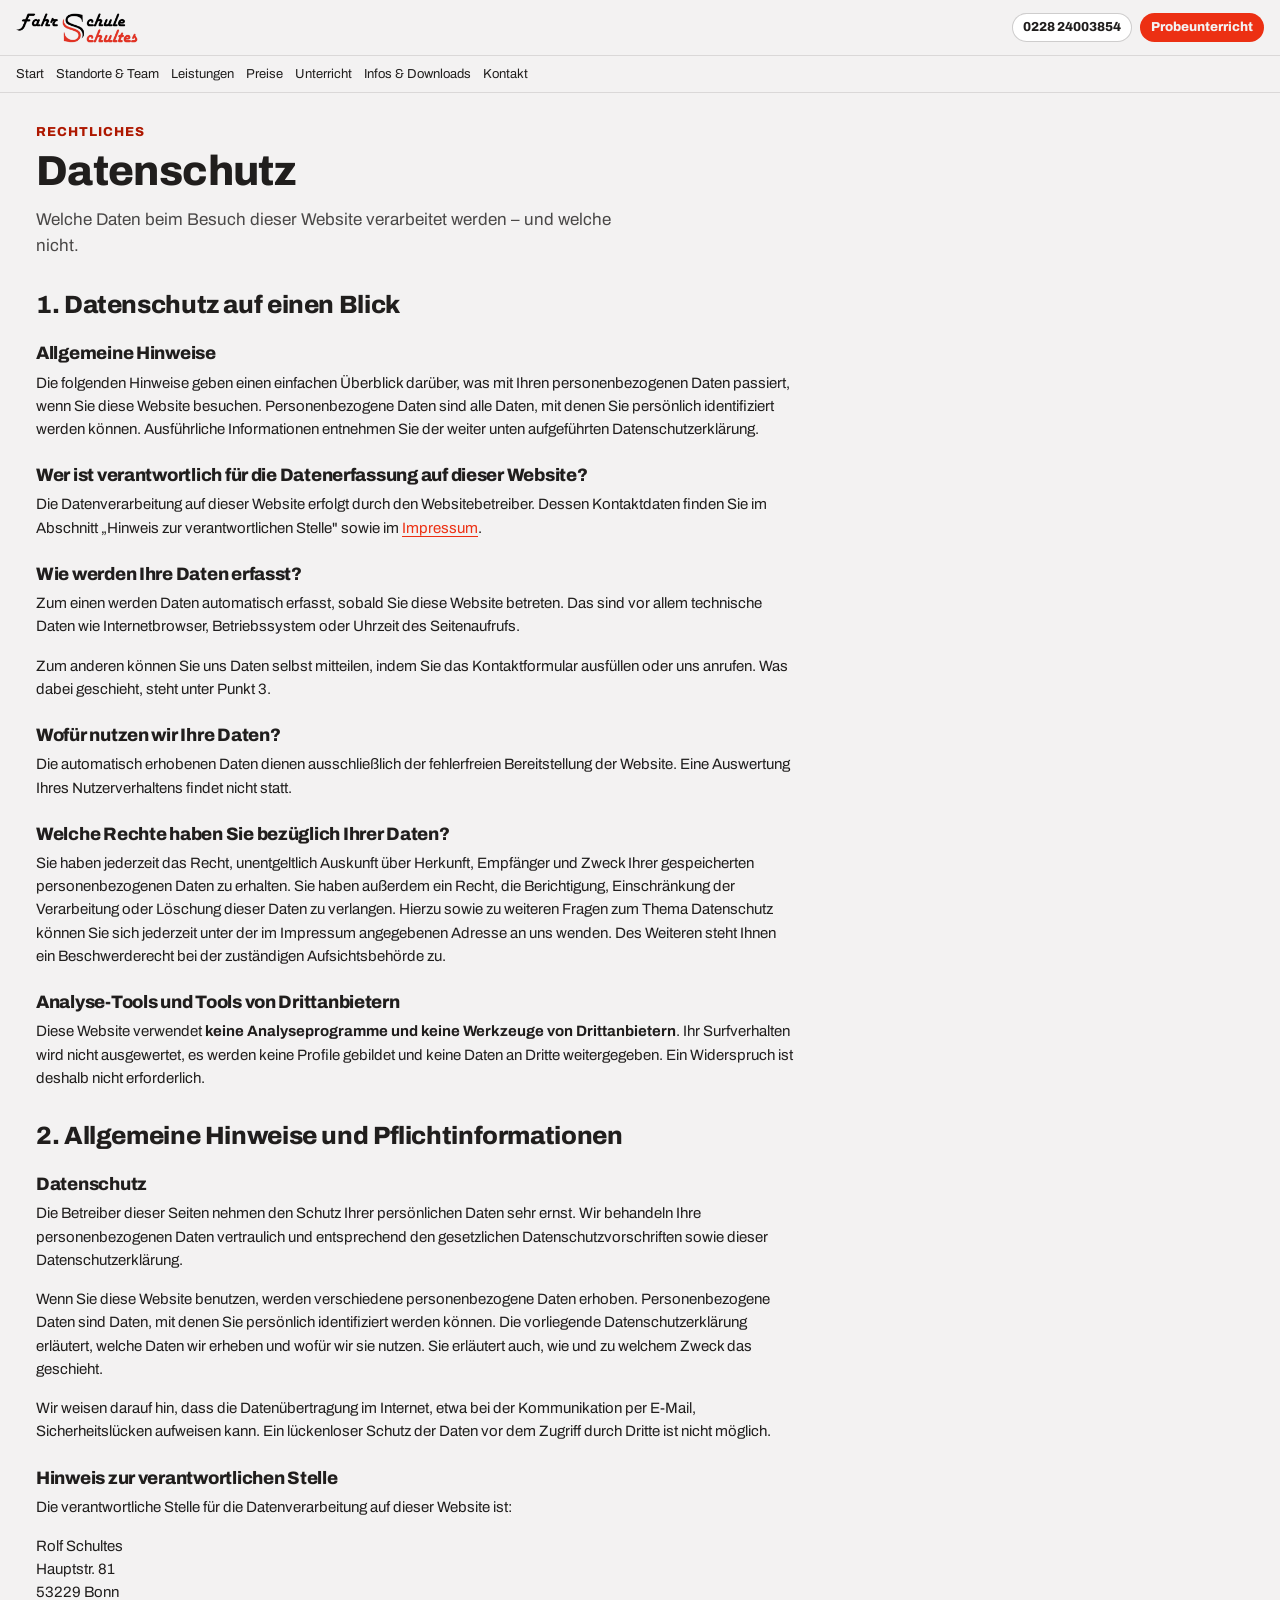
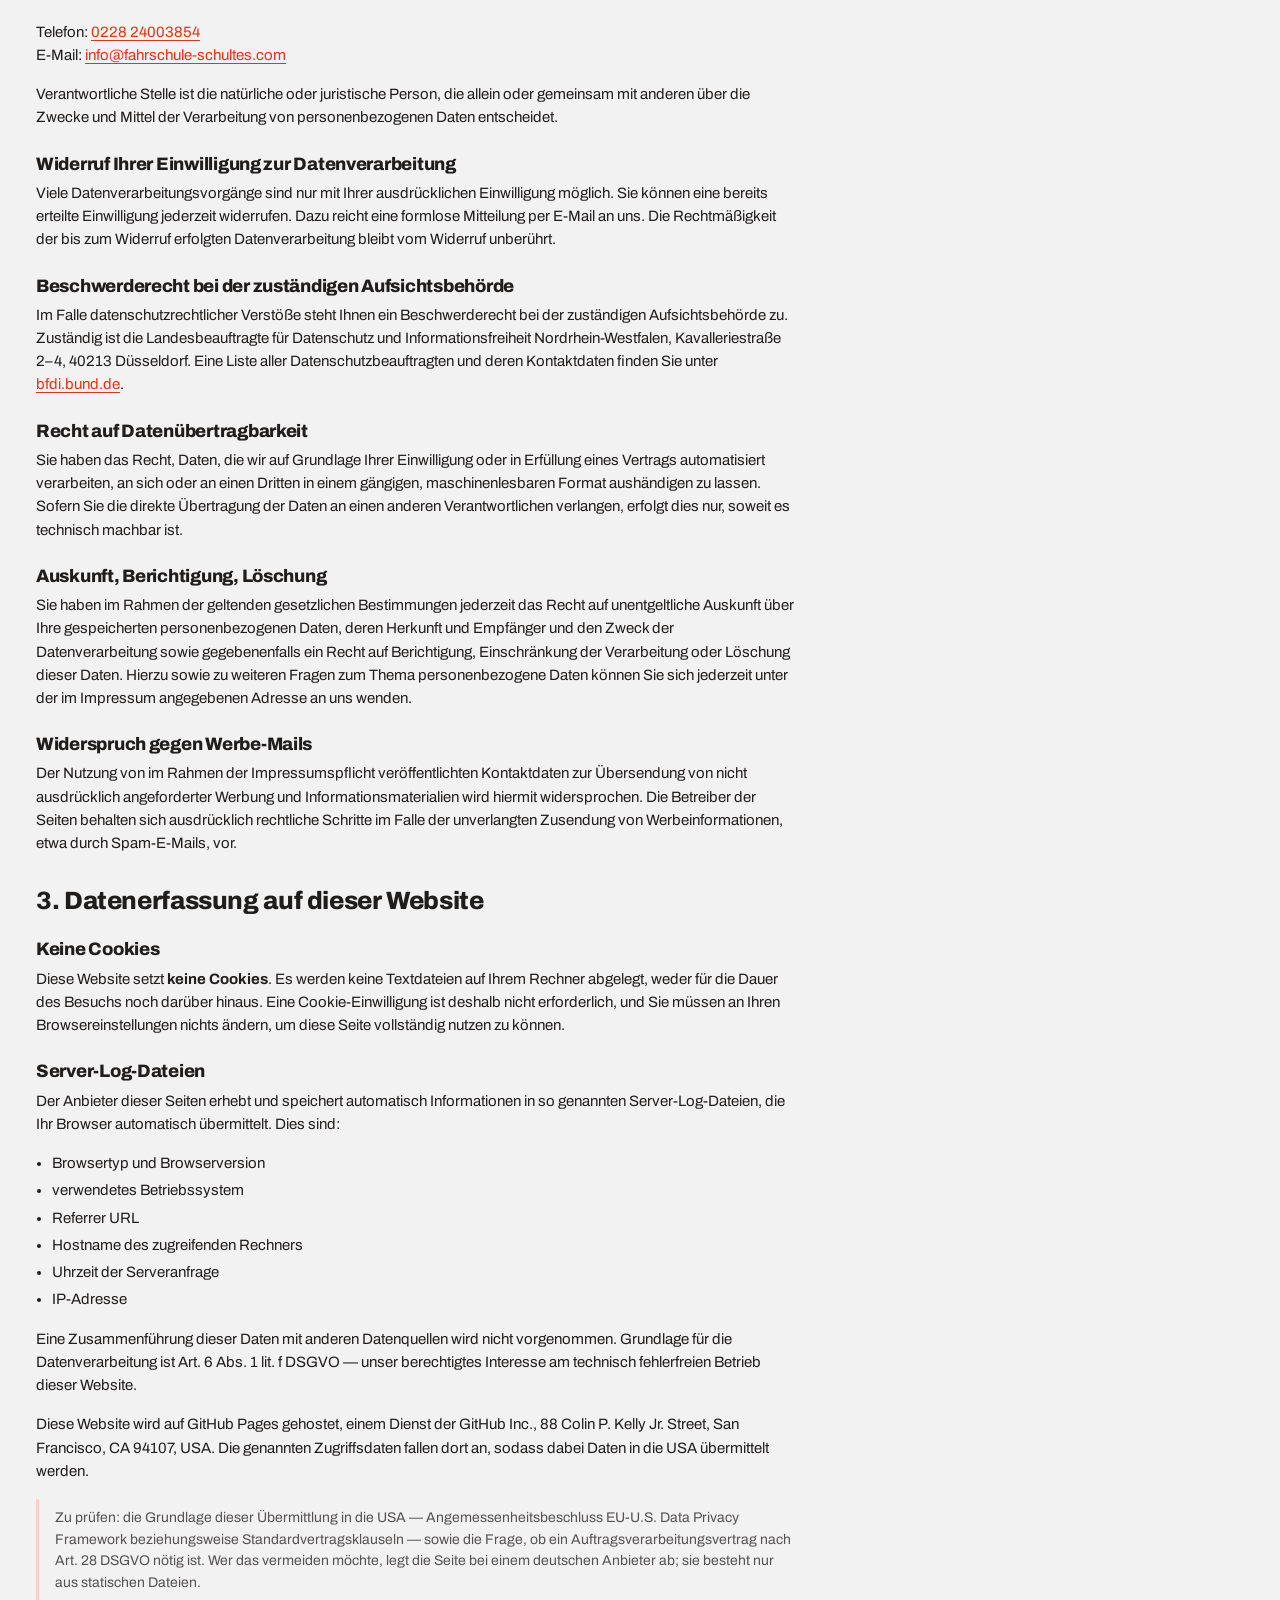
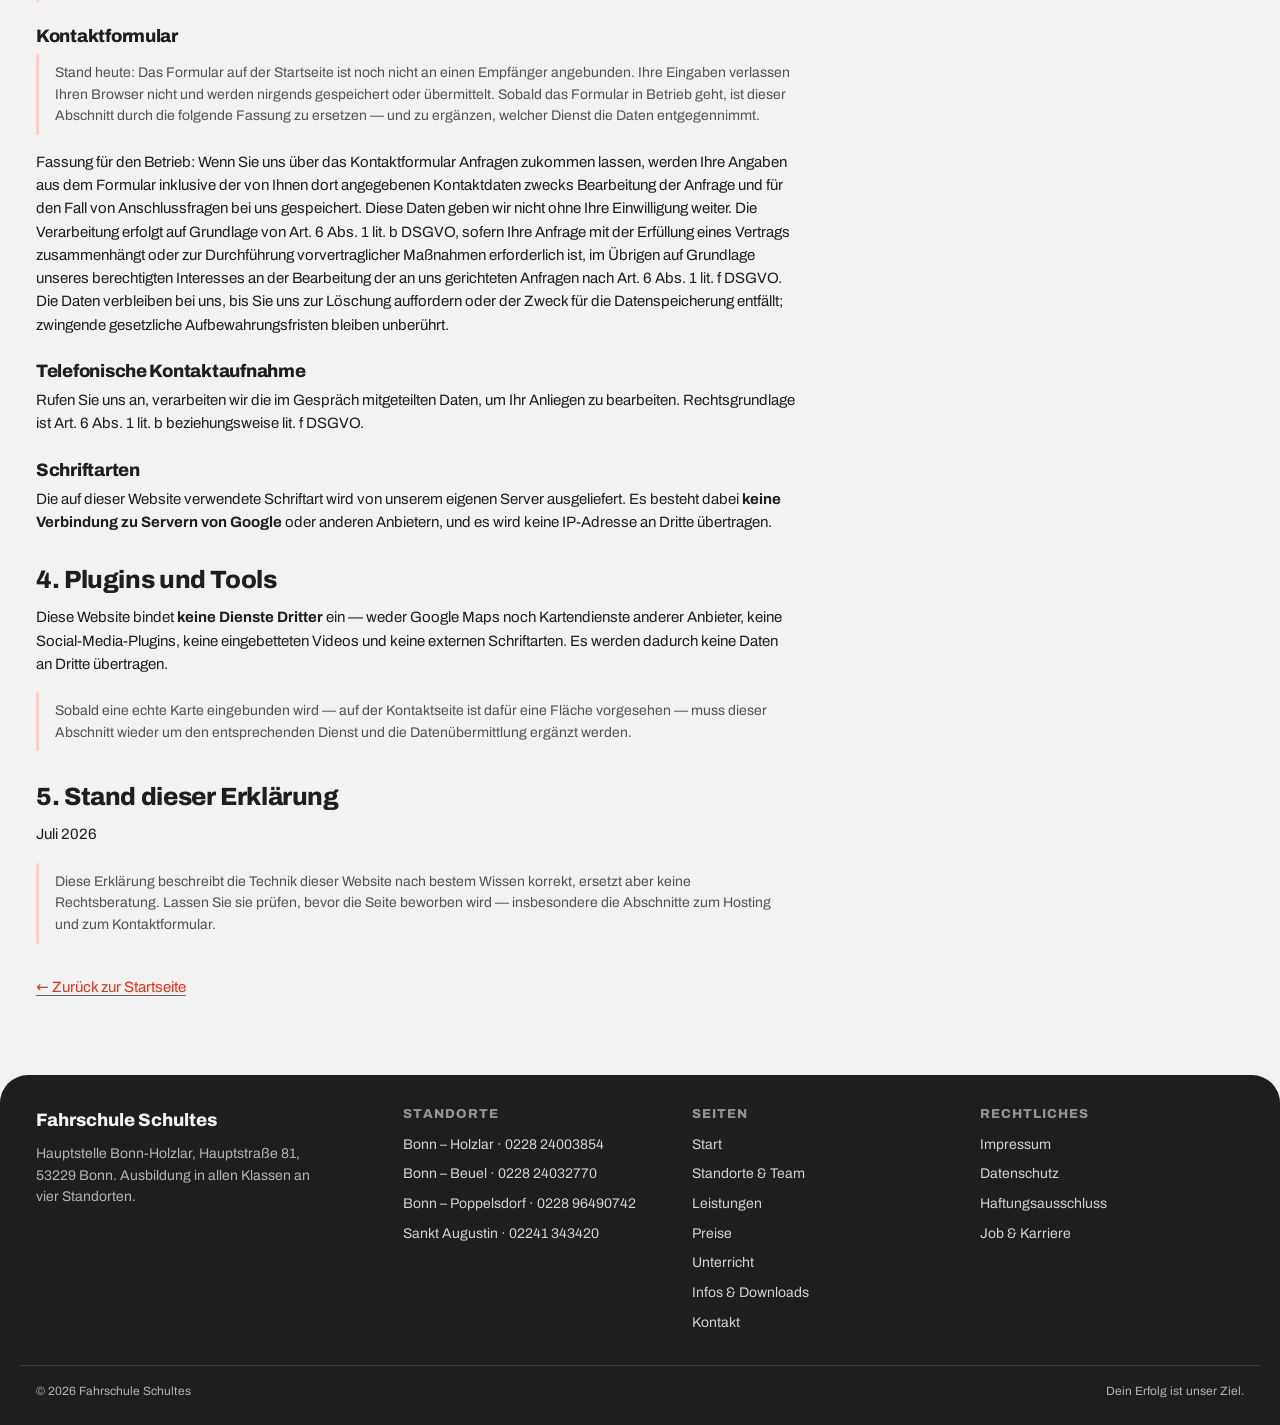
<file: datenschutz.html>
<!DOCTYPE html>
<html lang="de">
<head>
<meta charset="utf-8">
<meta name="viewport" content="width=device-width, initial-scale=1">
<title>Datenschutz – Fahrschule Schultes</title>
<meta name="description" content="Datenschutzerklärung der Fahrschule Schultes – welche Daten beim Besuch dieser Website verarbeitet werden.">
<meta name="theme-color" content="#f3f2f2">
<link rel="preload" as="font" type="font/woff2" href="assets/fonts/archivo-latin.woff2" crossorigin>
<link rel="stylesheet" href="assets/css/styles.css">
<link rel="icon" href="assets/img/logo.png">
</head>
<body>

<a class="skip-link" href="#inhalt">Zum Inhalt springen</a>

<header class="masthead">
  <a class="masthead-brand" href="index.html" aria-label="Fahrschule Schultes – zur Startseite">
    <img src="assets/img/logo.png" alt="Fahrschule Schultes" width="880" height="216">
  </a>
  <div class="masthead-spacer"></div>
  <div class="masthead-actions">
    <a href="tel:+4922824003854" class="btn btn-secondary btn-sm masthead-phone">0228 24003854</a>
    <a href="index.html#kontakt" class="btn btn-primary btn-sm masthead-cta">Probeunterricht</a>
  </div>
</header>

<div class="subnav">
  <nav class="subnav-links" aria-label="Seitenbereiche">
    <a href="index.html#start">Start</a>
    <a href="index.html#standorte">Standorte &amp; Team</a>
    <a href="index.html#leistungen">Leistungen</a>
    <a href="index.html#preise">Preise</a>
    <a href="index.html#unterricht">Unterricht</a>
    <a href="index.html#infos">Infos &amp; Downloads</a>
    <a href="index.html#kontakt">Kontakt</a>
  </nav>
</div>

<main id="inhalt">
  <section class="section shell">
    <p class="eyebrow kicker">Rechtliches</p>
    <h1 class="section-title" style="margin:0 0 var(--space-3)">Datenschutz</h1>
    <p class="section-lead">Welche Daten beim Besuch dieser Website verarbeitet werden – und welche nicht.</p>
    <div class="prose">
      <h2>1. Datenschutz auf einen Blick</h2>

      <h3>Allgemeine Hinweise</h3>
      <p>
        Die folgenden Hinweise geben einen einfachen Überblick darüber, was mit Ihren
        personenbezogenen Daten passiert, wenn Sie diese Website besuchen. Personenbezogene Daten
        sind alle Daten, mit denen Sie persönlich identifiziert werden können. Ausführliche
        Informationen entnehmen Sie der weiter unten aufgeführten Datenschutzerklärung.
      </p>

      <h3>Wer ist verantwortlich für die Datenerfassung auf dieser Website?</h3>
      <p>
        Die Datenverarbeitung auf dieser Website erfolgt durch den Websitebetreiber. Dessen
        Kontaktdaten finden Sie im Abschnitt „Hinweis zur verantwortlichen Stelle" sowie im
        <a href="impressum.html">Impressum</a>.
      </p>

      <h3>Wie werden Ihre Daten erfasst?</h3>
      <p>
        Zum einen werden Daten automatisch erfasst, sobald Sie diese Website betreten. Das sind vor
        allem technische Daten wie Internetbrowser, Betriebssystem oder Uhrzeit des Seitenaufrufs.
      </p>
      <p>
        Zum anderen können Sie uns Daten selbst mitteilen, indem Sie das Kontaktformular ausfüllen
        oder uns anrufen. Was dabei geschieht, steht unter Punkt 3.
      </p>

      <h3>Wofür nutzen wir Ihre Daten?</h3>
      <p>
        Die automatisch erhobenen Daten dienen ausschließlich der fehlerfreien Bereitstellung der
        Website. Eine Auswertung Ihres Nutzerverhaltens findet nicht statt.
      </p>

      <h3>Welche Rechte haben Sie bezüglich Ihrer Daten?</h3>
      <p>
        Sie haben jederzeit das Recht, unentgeltlich Auskunft über Herkunft, Empfänger und Zweck
        Ihrer gespeicherten personenbezogenen Daten zu erhalten. Sie haben außerdem ein Recht, die
        Berichtigung, Einschränkung der Verarbeitung oder Löschung dieser Daten zu verlangen. Hierzu
        sowie zu weiteren Fragen zum Thema Datenschutz können Sie sich jederzeit unter der im
        Impressum angegebenen Adresse an uns wenden. Des Weiteren steht Ihnen ein Beschwerderecht
        bei der zuständigen Aufsichtsbehörde zu.
      </p>

      <h3>Analyse-Tools und Tools von Drittanbietern</h3>
      <p>
        Diese Website verwendet <strong>keine Analyseprogramme und keine Werkzeuge von
        Drittanbietern</strong>. Ihr Surfverhalten wird nicht ausgewertet, es werden keine Profile
        gebildet und keine Daten an Dritte weitergegeben. Ein Widerspruch ist deshalb nicht
        erforderlich.
      </p>

      <h2>2. Allgemeine Hinweise und Pflichtinformationen</h2>

      <h3>Datenschutz</h3>
      <p>
        Die Betreiber dieser Seiten nehmen den Schutz Ihrer persönlichen Daten sehr ernst. Wir
        behandeln Ihre personenbezogenen Daten vertraulich und entsprechend den gesetzlichen
        Datenschutzvorschriften sowie dieser Datenschutzerklärung.
      </p>
      <p>
        Wenn Sie diese Website benutzen, werden verschiedene personenbezogene Daten erhoben.
        Personenbezogene Daten sind Daten, mit denen Sie persönlich identifiziert werden können. Die
        vorliegende Datenschutzerklärung erläutert, welche Daten wir erheben und wofür wir sie
        nutzen. Sie erläutert auch, wie und zu welchem Zweck das geschieht.
      </p>
      <p>
        Wir weisen darauf hin, dass die Datenübertragung im Internet, etwa bei der Kommunikation per
        E-Mail, Sicherheitslücken aufweisen kann. Ein lückenloser Schutz der Daten vor dem Zugriff
        durch Dritte ist nicht möglich.
      </p>

      <h3>Hinweis zur verantwortlichen Stelle</h3>
      <p>
        Die verantwortliche Stelle für die Datenverarbeitung auf dieser Website ist:
      </p>
      <p>
        Rolf Schultes<br>
        Hauptstr. 81<br>
        53229 Bonn
      </p>
      <p>
        Telefon: <a href="tel:+4922824003854">0228 24003854</a><br>
        E-Mail: <a href="mailto:info@fahrschule-schultes.com">info@fahrschule-schultes.com</a>
      </p>
      <p>
        Verantwortliche Stelle ist die natürliche oder juristische Person, die allein oder gemeinsam
        mit anderen über die Zwecke und Mittel der Verarbeitung von personenbezogenen Daten
        entscheidet.
      </p>

      <h3>Widerruf Ihrer Einwilligung zur Datenverarbeitung</h3>
      <p>
        Viele Datenverarbeitungsvorgänge sind nur mit Ihrer ausdrücklichen Einwilligung möglich. Sie
        können eine bereits erteilte Einwilligung jederzeit widerrufen. Dazu reicht eine formlose
        Mitteilung per E-Mail an uns. Die Rechtmäßigkeit der bis zum Widerruf erfolgten
        Datenverarbeitung bleibt vom Widerruf unberührt.
      </p>

      <h3>Beschwerderecht bei der zuständigen Aufsichtsbehörde</h3>
      <p>
        Im Falle datenschutzrechtlicher Verstöße steht Ihnen ein Beschwerderecht bei der zuständigen
        Aufsichtsbehörde zu. Zuständig ist die Landesbeauftragte für Datenschutz und
        Informationsfreiheit Nordrhein-Westfalen, Kavalleriestraße 2–4, 40213 Düsseldorf. Eine Liste
        aller Datenschutzbeauftragten und deren Kontaktdaten finden Sie unter
        <a href="https://www.bfdi.bund.de/DE/Infothek/Anschriften_Links/anschriften_links-node.html" rel="noopener">bfdi.bund.de</a>.
      </p>

      <h3>Recht auf Datenübertragbarkeit</h3>
      <p>
        Sie haben das Recht, Daten, die wir auf Grundlage Ihrer Einwilligung oder in Erfüllung eines
        Vertrags automatisiert verarbeiten, an sich oder an einen Dritten in einem gängigen,
        maschinenlesbaren Format aushändigen zu lassen. Sofern Sie die direkte Übertragung der Daten
        an einen anderen Verantwortlichen verlangen, erfolgt dies nur, soweit es technisch machbar
        ist.
      </p>

      <h3>Auskunft, Berichtigung, Löschung</h3>
      <p>
        Sie haben im Rahmen der geltenden gesetzlichen Bestimmungen jederzeit das Recht auf
        unentgeltliche Auskunft über Ihre gespeicherten personenbezogenen Daten, deren Herkunft und
        Empfänger und den Zweck der Datenverarbeitung sowie gegebenenfalls ein Recht auf
        Berichtigung, Einschränkung der Verarbeitung oder Löschung dieser Daten. Hierzu sowie zu
        weiteren Fragen zum Thema personenbezogene Daten können Sie sich jederzeit unter der im
        Impressum angegebenen Adresse an uns wenden.
      </p>

      <h3>Widerspruch gegen Werbe-Mails</h3>
      <p>
        Der Nutzung von im Rahmen der Impressumspflicht veröffentlichten Kontaktdaten zur
        Übersendung von nicht ausdrücklich angeforderter Werbung und Informationsmaterialien wird
        hiermit widersprochen. Die Betreiber der Seiten behalten sich ausdrücklich rechtliche
        Schritte im Falle der unverlangten Zusendung von Werbeinformationen, etwa durch Spam-E-Mails,
        vor.
      </p>

      <h2>3. Datenerfassung auf dieser Website</h2>

      <h3>Keine Cookies</h3>
      <p>
        Diese Website setzt <strong>keine Cookies</strong>. Es werden keine Textdateien auf Ihrem
        Rechner abgelegt, weder für die Dauer des Besuchs noch darüber hinaus. Eine
        Cookie-Einwilligung ist deshalb nicht erforderlich, und Sie müssen an Ihren
        Browsereinstellungen nichts ändern, um diese Seite vollständig nutzen zu können.
      </p>

      <h3>Server-Log-Dateien</h3>
      <p>
        Der Anbieter dieser Seiten erhebt und speichert automatisch Informationen in so genannten
        Server-Log-Dateien, die Ihr Browser automatisch übermittelt. Dies sind:
      </p>
      <ul>
        <li>Browsertyp und Browserversion</li>
        <li>verwendetes Betriebssystem</li>
        <li>Referrer URL</li>
        <li>Hostname des zugreifenden Rechners</li>
        <li>Uhrzeit der Serveranfrage</li>
        <li>IP-Adresse</li>
      </ul>
      <p>
        Eine Zusammenführung dieser Daten mit anderen Datenquellen wird nicht vorgenommen. Grundlage
        für die Datenverarbeitung ist Art. 6 Abs. 1 lit. f DSGVO — unser berechtigtes Interesse am
        technisch fehlerfreien Betrieb dieser Website.
      </p>
      <p>
        Diese Website wird auf GitHub Pages gehostet, einem Dienst der GitHub Inc., 88 Colin P. Kelly
        Jr. Street, San Francisco, CA 94107, USA. Die genannten Zugriffsdaten fallen dort an, sodass
        dabei Daten in die USA übermittelt werden.
      </p>
      <p class="note">
        Zu prüfen: die Grundlage dieser Übermittlung in die USA — Angemessenheitsbeschluss
        EU-U.S. Data Privacy Framework beziehungsweise Standardvertragsklauseln — sowie die Frage,
        ob ein Auftragsverarbeitungsvertrag nach Art. 28 DSGVO nötig ist. Wer das vermeiden möchte,
        legt die Seite bei einem deutschen Anbieter ab; sie besteht nur aus statischen Dateien.
      </p>

      <h3>Kontaktformular</h3>
      <p class="note">
        Stand heute: Das Formular auf der Startseite ist noch nicht an einen Empfänger angebunden.
        Ihre Eingaben verlassen Ihren Browser nicht und werden nirgends gespeichert oder übermittelt.
        Sobald das Formular in Betrieb geht, ist dieser Abschnitt durch die folgende Fassung zu
        ersetzen — und zu ergänzen, welcher Dienst die Daten entgegennimmt.
      </p>
      <p>
        Fassung für den Betrieb: Wenn Sie uns über das Kontaktformular Anfragen zukommen lassen,
        werden Ihre Angaben aus dem Formular inklusive der von Ihnen dort angegebenen Kontaktdaten
        zwecks Bearbeitung der Anfrage und für den Fall von Anschlussfragen bei uns gespeichert.
        Diese Daten geben wir nicht ohne Ihre Einwilligung weiter. Die Verarbeitung erfolgt auf
        Grundlage von Art. 6 Abs. 1 lit. b DSGVO, sofern Ihre Anfrage mit der Erfüllung eines
        Vertrags zusammenhängt oder zur Durchführung vorvertraglicher Maßnahmen erforderlich ist, im
        Übrigen auf Grundlage unseres berechtigten Interesses an der Bearbeitung der an uns
        gerichteten Anfragen nach Art. 6 Abs. 1 lit. f DSGVO. Die Daten verbleiben bei uns, bis Sie
        uns zur Löschung auffordern oder der Zweck für die Datenspeicherung entfällt; zwingende
        gesetzliche Aufbewahrungsfristen bleiben unberührt.
      </p>

      <h3>Telefonische Kontaktaufnahme</h3>
      <p>
        Rufen Sie uns an, verarbeiten wir die im Gespräch mitgeteilten Daten, um Ihr Anliegen zu
        bearbeiten. Rechtsgrundlage ist Art. 6 Abs. 1 lit. b beziehungsweise lit. f DSGVO.
      </p>

      <h3>Schriftarten</h3>
      <p>
        Die auf dieser Website verwendete Schriftart wird von unserem eigenen Server ausgeliefert. Es
        besteht dabei <strong>keine Verbindung zu Servern von Google</strong> oder anderen Anbietern,
        und es wird keine IP-Adresse an Dritte übertragen.
      </p>

      <h2>4. Plugins und Tools</h2>
      <p>
        Diese Website bindet <strong>keine Dienste Dritter</strong> ein — weder Google Maps noch
        Kartendienste anderer Anbieter, keine Social-Media-Plugins, keine eingebetteten Videos und
        keine externen Schriftarten. Es werden dadurch keine Daten an Dritte übertragen.
      </p>
      <p class="note">
        Sobald eine echte Karte eingebunden wird — auf der Kontaktseite ist dafür eine Fläche
        vorgesehen — muss dieser Abschnitt wieder um den entsprechenden Dienst und die
        Datenübermittlung ergänzt werden.
      </p>

      <h2>5. Stand dieser Erklärung</h2>
      <p>Juli 2026</p>

      <p class="note">
        Diese Erklärung beschreibt die Technik dieser Website nach bestem Wissen korrekt, ersetzt
        aber keine Rechtsberatung. Lassen Sie sie prüfen, bevor die Seite beworben wird —
        insbesondere die Abschnitte zum Hosting und zum Kontaktformular.
      </p>
    </div>
    <p style="margin-top:var(--space-8)"><a href="index.html">← Zurück zur Startseite</a></p>
  </section>
</main>

<footer class="footer">
  <div class="shell footer-grid">
    <div>
      <div class="footer-brand">Fahrschule Schultes</div>
      <div class="footer-about">Hauptstelle Bonn-Holzlar, Hauptstraße 81, 53229 Bonn. Ausbildung in allen Klassen an vier Standorten.</div>
    </div>
    <div>
      <h2 class="eyebrow">Standorte</h2>
      <div class="footer-list">
        <a href="tel:+4922824003854">Bonn – Holzlar · 0228 24003854</a>
        <a href="tel:+4922824032770">Bonn – Beuel · 0228 24032770</a>
        <a href="tel:+4922896490742">Bonn – Poppelsdorf · 0228 96490742</a>
        <a href="tel:+492241343420">Sankt Augustin · 02241 343420</a>
      </div>
    </div>
    <div>
      <h2 class="eyebrow">Seiten</h2>
      <div class="footer-list">
        <a href="index.html#start">Start</a>
        <a href="index.html#standorte">Standorte &amp; Team</a>
        <a href="index.html#leistungen">Leistungen</a>
        <a href="index.html#preise">Preise</a>
        <a href="index.html#unterricht">Unterricht</a>
        <a href="index.html#infos">Infos &amp; Downloads</a>
        <a href="index.html#kontakt">Kontakt</a>
      </div>
    </div>
    <div class="footer-legal">
      <h2 class="eyebrow">Rechtliches</h2>
      <div class="footer-list">
        <a href="impressum.html">Impressum</a>
        <span aria-current="page">Datenschutz</span>
        <a href="haftungsausschluss.html">Haftungsausschluss</a>
        <a href="karriere.html">Job &amp; Karriere</a>
      </div>
    </div>
  </div>
  <div class="shell footer-bar">
    <span>© 2026 Fahrschule Schultes</span>
    <span>Dein Erfolg ist unser Ziel.</span>
  </div>
</footer>

<script src="assets/js/main.js" defer></script>
</body>
</html>
</file>
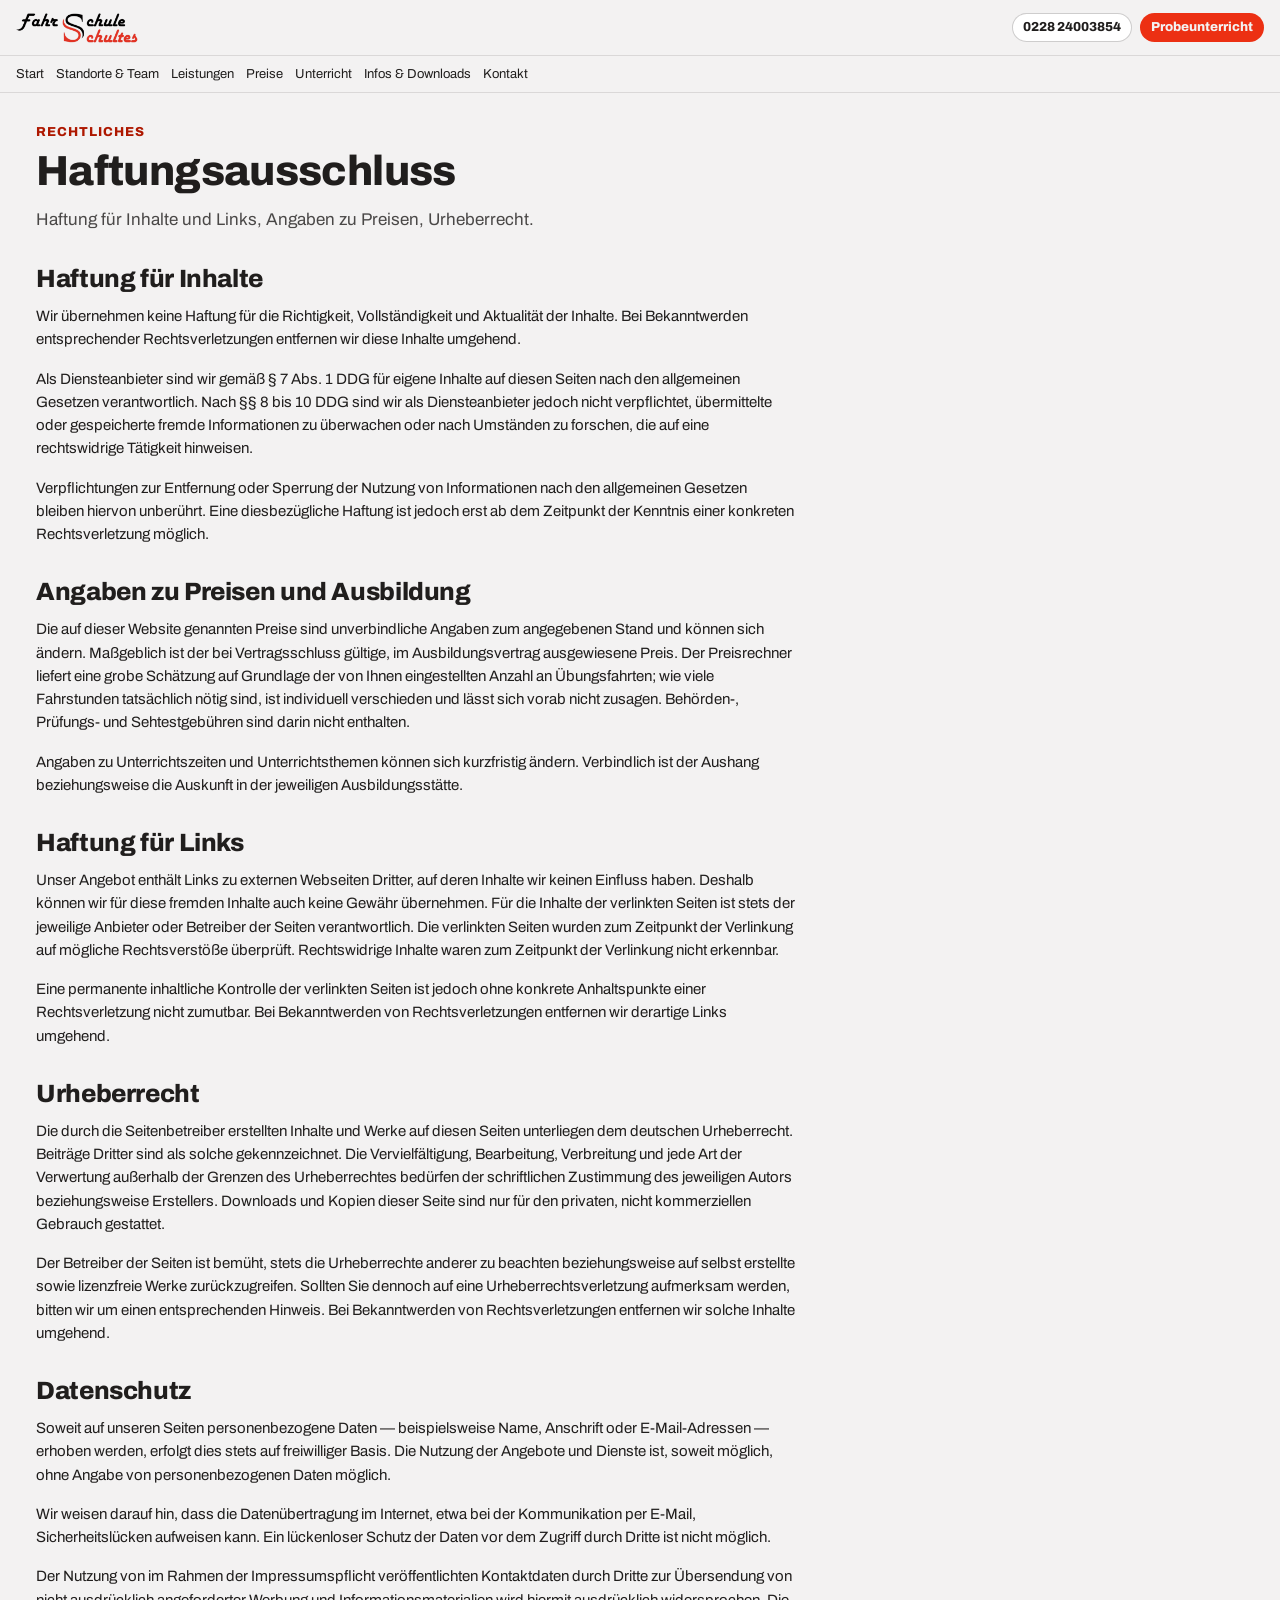
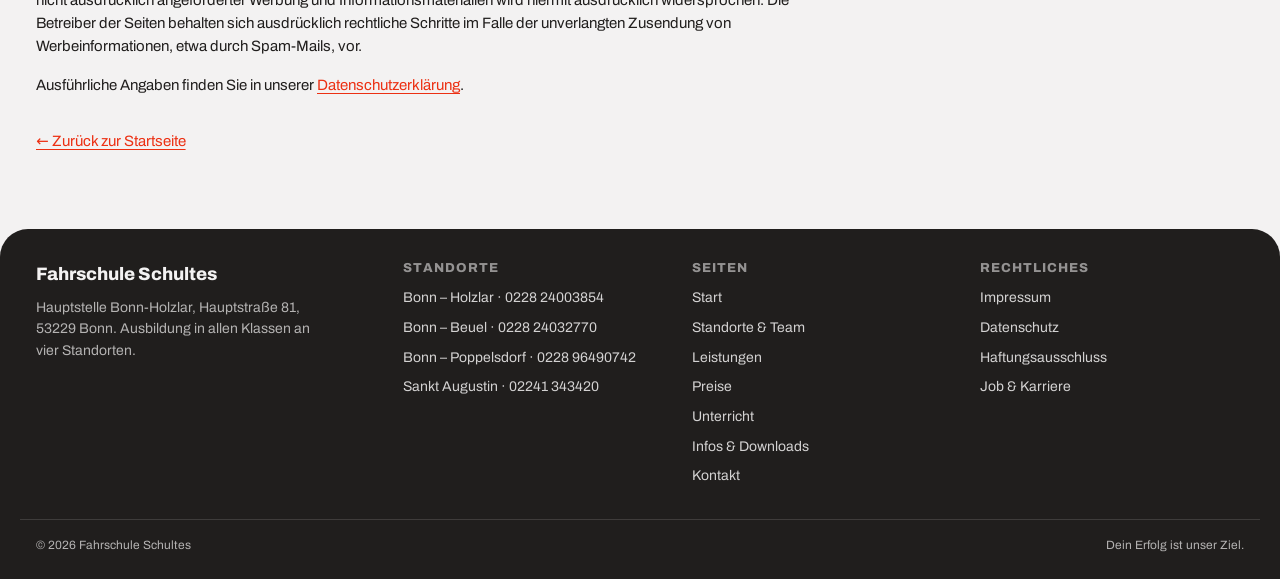
<file: haftungsausschluss.html>
<!DOCTYPE html>
<html lang="de">
<head>
<meta charset="utf-8">
<meta name="viewport" content="width=device-width, initial-scale=1">
<title>Haftungsausschluss – Fahrschule Schultes</title>
<meta name="description" content="Haftungsausschluss der Fahrschule Schultes – Haftung für Inhalte und Links, Urheberrecht.">
<meta name="theme-color" content="#f3f2f2">
<link rel="preload" as="font" type="font/woff2" href="assets/fonts/archivo-latin.woff2" crossorigin>
<link rel="stylesheet" href="assets/css/styles.css">
<link rel="icon" href="assets/img/logo.png">
</head>
<body>

<a class="skip-link" href="#inhalt">Zum Inhalt springen</a>

<header class="masthead">
  <a class="masthead-brand" href="index.html" aria-label="Fahrschule Schultes – zur Startseite">
    <img src="assets/img/logo.png" alt="Fahrschule Schultes" width="880" height="216">
  </a>
  <div class="masthead-spacer"></div>
  <div class="masthead-actions">
    <a href="tel:+4922824003854" class="btn btn-secondary btn-sm masthead-phone">0228 24003854</a>
    <a href="index.html#kontakt" class="btn btn-primary btn-sm masthead-cta">Probeunterricht</a>
  </div>
</header>

<div class="subnav">
  <nav class="subnav-links" aria-label="Seitenbereiche">
    <a href="index.html#start">Start</a>
    <a href="index.html#standorte">Standorte &amp; Team</a>
    <a href="index.html#leistungen">Leistungen</a>
    <a href="index.html#preise">Preise</a>
    <a href="index.html#unterricht">Unterricht</a>
    <a href="index.html#infos">Infos &amp; Downloads</a>
    <a href="index.html#kontakt">Kontakt</a>
  </nav>
</div>

<main id="inhalt">
  <section class="section shell">
    <p class="eyebrow kicker">Rechtliches</p>
    <h1 class="section-title" style="margin:0 0 var(--space-3)">Haftungsausschluss</h1>
    <p class="section-lead">Haftung für Inhalte und Links, Angaben zu Preisen, Urheberrecht.</p>
    <div class="prose">
      <h2>Haftung für Inhalte</h2>
      <p>
        Wir übernehmen keine Haftung für die Richtigkeit, Vollständigkeit und Aktualität der
        Inhalte. Bei Bekanntwerden entsprechender Rechtsverletzungen entfernen wir diese Inhalte
        umgehend.
      </p>
      <p>
        Als Diensteanbieter sind wir gemäß § 7 Abs. 1 DDG für eigene Inhalte auf diesen Seiten nach
        den allgemeinen Gesetzen verantwortlich. Nach §§ 8 bis 10 DDG sind wir als Diensteanbieter
        jedoch nicht verpflichtet, übermittelte oder gespeicherte fremde Informationen zu überwachen
        oder nach Umständen zu forschen, die auf eine rechtswidrige Tätigkeit hinweisen.
      </p>
      <p>
        Verpflichtungen zur Entfernung oder Sperrung der Nutzung von Informationen nach den
        allgemeinen Gesetzen bleiben hiervon unberührt. Eine diesbezügliche Haftung ist jedoch erst
        ab dem Zeitpunkt der Kenntnis einer konkreten Rechtsverletzung möglich.
      </p>

      <h2>Angaben zu Preisen und Ausbildung</h2>
      <p>
        Die auf dieser Website genannten Preise sind unverbindliche Angaben zum angegebenen Stand
        und können sich ändern. Maßgeblich ist der bei Vertragsschluss gültige, im
        Ausbildungsvertrag ausgewiesene Preis. Der Preisrechner liefert eine grobe Schätzung auf
        Grundlage der von Ihnen eingestellten Anzahl an Übungsfahrten; wie viele Fahrstunden
        tatsächlich nötig sind, ist individuell verschieden und lässt sich vorab nicht zusagen.
        Behörden-, Prüfungs- und Sehtestgebühren sind darin nicht enthalten.
      </p>
      <p>
        Angaben zu Unterrichtszeiten und Unterrichtsthemen können sich kurzfristig ändern.
        Verbindlich ist der Aushang beziehungsweise die Auskunft in der jeweiligen
        Ausbildungsstätte.
      </p>

      <h2>Haftung für Links</h2>
      <p>
        Unser Angebot enthält Links zu externen Webseiten Dritter, auf deren Inhalte wir keinen
        Einfluss haben. Deshalb können wir für diese fremden Inhalte auch keine Gewähr übernehmen.
        Für die Inhalte der verlinkten Seiten ist stets der jeweilige Anbieter oder Betreiber der
        Seiten verantwortlich. Die verlinkten Seiten wurden zum Zeitpunkt der Verlinkung auf
        mögliche Rechtsverstöße überprüft. Rechtswidrige Inhalte waren zum Zeitpunkt der Verlinkung
        nicht erkennbar.
      </p>
      <p>
        Eine permanente inhaltliche Kontrolle der verlinkten Seiten ist jedoch ohne konkrete
        Anhaltspunkte einer Rechtsverletzung nicht zumutbar. Bei Bekanntwerden von
        Rechtsverletzungen entfernen wir derartige Links umgehend.
      </p>

      <h2>Urheberrecht</h2>
      <p>
        Die durch die Seitenbetreiber erstellten Inhalte und Werke auf diesen Seiten unterliegen dem
        deutschen Urheberrecht. Beiträge Dritter sind als solche gekennzeichnet. Die
        Vervielfältigung, Bearbeitung, Verbreitung und jede Art der Verwertung außerhalb der Grenzen
        des Urheberrechtes bedürfen der schriftlichen Zustimmung des jeweiligen Autors
        beziehungsweise Erstellers. Downloads und Kopien dieser Seite sind nur für den privaten,
        nicht kommerziellen Gebrauch gestattet.
      </p>
      <p>
        Der Betreiber der Seiten ist bemüht, stets die Urheberrechte anderer zu beachten
        beziehungsweise auf selbst erstellte sowie lizenzfreie Werke zurückzugreifen. Sollten Sie
        dennoch auf eine Urheberrechtsverletzung aufmerksam werden, bitten wir um einen
        entsprechenden Hinweis. Bei Bekanntwerden von Rechtsverletzungen entfernen wir solche
        Inhalte umgehend.
      </p>

      <h2>Datenschutz</h2>
      <p>
        Soweit auf unseren Seiten personenbezogene Daten — beispielsweise Name, Anschrift oder
        E-Mail-Adressen — erhoben werden, erfolgt dies stets auf freiwilliger Basis. Die Nutzung der
        Angebote und Dienste ist, soweit möglich, ohne Angabe von personenbezogenen Daten möglich.
      </p>
      <p>
        Wir weisen darauf hin, dass die Datenübertragung im Internet, etwa bei der Kommunikation per
        E-Mail, Sicherheitslücken aufweisen kann. Ein lückenloser Schutz der Daten vor dem Zugriff
        durch Dritte ist nicht möglich.
      </p>
      <p>
        Der Nutzung von im Rahmen der Impressumspflicht veröffentlichten Kontaktdaten durch Dritte
        zur Übersendung von nicht ausdrücklich angeforderter Werbung und Informationsmaterialien
        wird hiermit ausdrücklich widersprochen. Die Betreiber der Seiten behalten sich ausdrücklich
        rechtliche Schritte im Falle der unverlangten Zusendung von Werbeinformationen, etwa durch
        Spam-Mails, vor.
      </p>
      <p>
        Ausführliche Angaben finden Sie in unserer <a href="datenschutz.html">Datenschutzerklärung</a>.
      </p>
    </div>
    <p style="margin-top:var(--space-8)"><a href="index.html">← Zurück zur Startseite</a></p>
  </section>
</main>

<footer class="footer">
  <div class="shell footer-grid">
    <div>
      <div class="footer-brand">Fahrschule Schultes</div>
      <div class="footer-about">Hauptstelle Bonn-Holzlar, Hauptstraße 81, 53229 Bonn. Ausbildung in allen Klassen an vier Standorten.</div>
    </div>
    <div>
      <h2 class="eyebrow">Standorte</h2>
      <div class="footer-list">
        <a href="tel:+4922824003854">Bonn – Holzlar · 0228 24003854</a>
        <a href="tel:+4922824032770">Bonn – Beuel · 0228 24032770</a>
        <a href="tel:+4922896490742">Bonn – Poppelsdorf · 0228 96490742</a>
        <a href="tel:+492241343420">Sankt Augustin · 02241 343420</a>
      </div>
    </div>
    <div>
      <h2 class="eyebrow">Seiten</h2>
      <div class="footer-list">
        <a href="index.html#start">Start</a>
        <a href="index.html#standorte">Standorte &amp; Team</a>
        <a href="index.html#leistungen">Leistungen</a>
        <a href="index.html#preise">Preise</a>
        <a href="index.html#unterricht">Unterricht</a>
        <a href="index.html#infos">Infos &amp; Downloads</a>
        <a href="index.html#kontakt">Kontakt</a>
      </div>
    </div>
    <div class="footer-legal">
      <h2 class="eyebrow">Rechtliches</h2>
      <div class="footer-list">
        <a href="impressum.html">Impressum</a>
        <a href="datenschutz.html">Datenschutz</a>
        <span aria-current="page">Haftungsausschluss</span>
        <a href="karriere.html">Job &amp; Karriere</a>
      </div>
    </div>
  </div>
  <div class="shell footer-bar">
    <span>© 2026 Fahrschule Schultes</span>
    <span>Dein Erfolg ist unser Ziel.</span>
  </div>
</footer>

<script src="assets/js/main.js" defer></script>
</body>
</html>
</file>
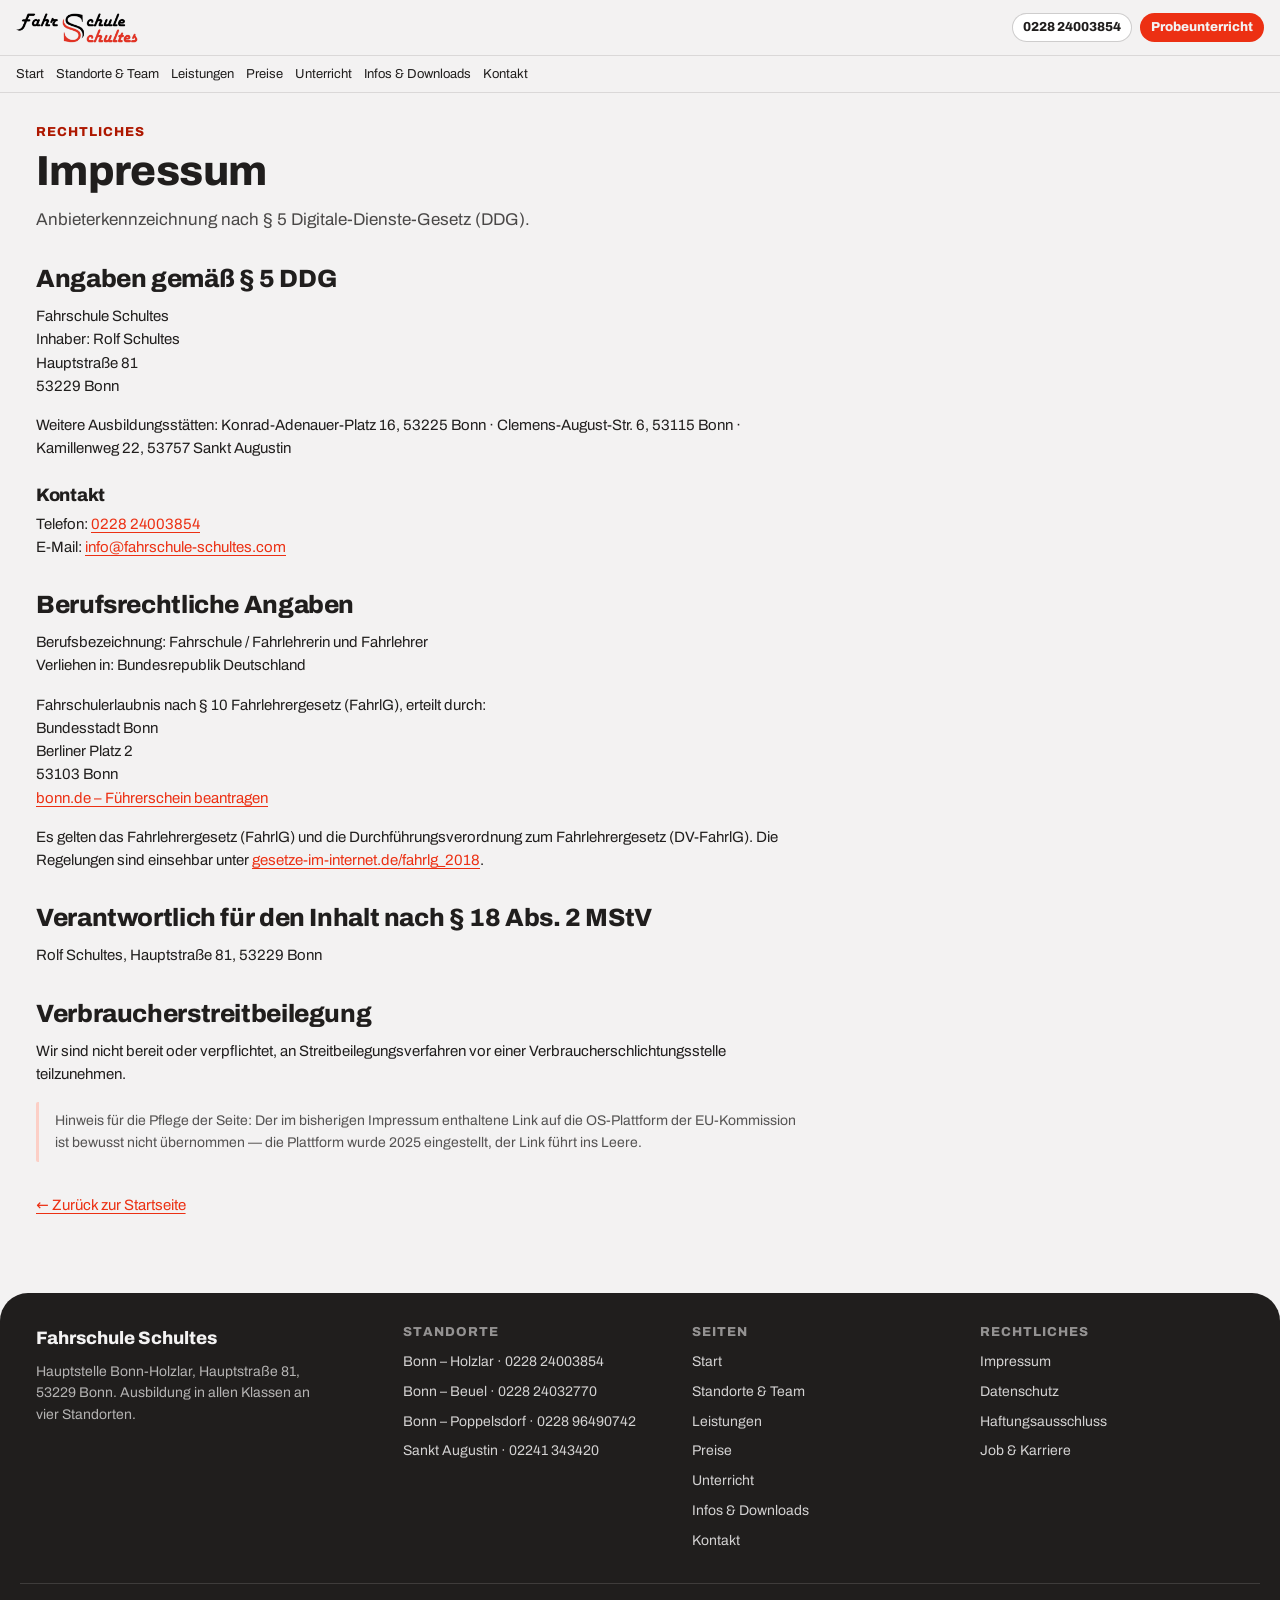
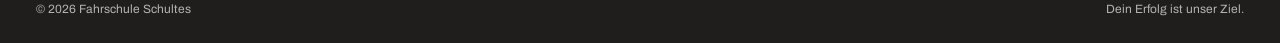
<file: impressum.html>
<!DOCTYPE html>
<html lang="de">
<head>
<meta charset="utf-8">
<meta name="viewport" content="width=device-width, initial-scale=1">
<title>Impressum – Fahrschule Schultes</title>
<meta name="description" content="Impressum der Fahrschule Schultes in Bonn und Sankt Augustin – Anbieterkennzeichnung nach § 5 DDG.">
<meta name="theme-color" content="#f3f2f2">
<link rel="preload" as="font" type="font/woff2" href="assets/fonts/archivo-latin.woff2" crossorigin>
<link rel="stylesheet" href="assets/css/styles.css">
<link rel="icon" href="assets/img/logo.png">
</head>
<body>

<a class="skip-link" href="#inhalt">Zum Inhalt springen</a>

<header class="masthead">
  <a class="masthead-brand" href="index.html" aria-label="Fahrschule Schultes – zur Startseite">
    <img src="assets/img/logo.png" alt="Fahrschule Schultes" width="880" height="216">
  </a>
  <div class="masthead-spacer"></div>
  <div class="masthead-actions">
    <a href="tel:+4922824003854" class="btn btn-secondary btn-sm masthead-phone">0228 24003854</a>
    <a href="index.html#kontakt" class="btn btn-primary btn-sm masthead-cta">Probeunterricht</a>
  </div>
</header>

<div class="subnav">
  <nav class="subnav-links" aria-label="Seitenbereiche">
    <a href="index.html#start">Start</a>
    <a href="index.html#standorte">Standorte &amp; Team</a>
    <a href="index.html#leistungen">Leistungen</a>
    <a href="index.html#preise">Preise</a>
    <a href="index.html#unterricht">Unterricht</a>
    <a href="index.html#infos">Infos &amp; Downloads</a>
    <a href="index.html#kontakt">Kontakt</a>
  </nav>
</div>

<main id="inhalt">
  <section class="section shell">
    <p class="eyebrow kicker">Rechtliches</p>
    <h1 class="section-title" style="margin:0 0 var(--space-3)">Impressum</h1>
    <p class="section-lead">Anbieterkennzeichnung nach § 5 Digitale-Dienste-Gesetz (DDG).</p>
    <div class="prose">
      <h2>Angaben gemäß § 5 DDG</h2>
      <p>
        Fahrschule Schultes<br>
        Inhaber: Rolf Schultes<br>
        Hauptstraße 81<br>
        53229 Bonn
      </p>
      <p>Weitere Ausbildungsstätten: Konrad-Adenauer-Platz 16, 53225 Bonn · Clemens-August-Str. 6, 53115 Bonn · Kamillenweg 22, 53757 Sankt Augustin</p>


      <h3>Kontakt</h3>
      <p>
        Telefon: <a href="tel:+4922824003854">0228 24003854</a><br>
        E-Mail: <a href="mailto:info@fahrschule-schultes.com">info@fahrschule-schultes.com</a>
      </p>


      <h2>Berufsrechtliche Angaben</h2>
      <p>
        Berufsbezeichnung: Fahrschule / Fahrlehrerin und Fahrlehrer<br>
        Verliehen in: Bundesrepublik Deutschland
      </p>
      <p>
        Fahrschulerlaubnis nach § 10 Fahrlehrergesetz (FahrlG), erteilt durch:<br>
        Bundesstadt Bonn<br>
        Berliner Platz 2<br>
        53103 Bonn<br>
        <a href="https://www.bonn.de/vv/produkte/Fuehrerschein-erstmalig-beantragen.php" rel="noopener">bonn.de – Führerschein beantragen</a>
      </p>
      <p>
        Es gelten das Fahrlehrergesetz (FahrlG) und die Durchführungsverordnung zum Fahrlehrergesetz (DV-FahrlG).
        Die Regelungen sind einsehbar unter
        <a href="https://www.gesetze-im-internet.de/fahrlg_2018/" rel="noopener">gesetze-im-internet.de/fahrlg_2018</a>.
      </p>

      <h2>Verantwortlich für den Inhalt nach § 18 Abs. 2 MStV</h2>
      <p>
        Rolf Schultes, Hauptstraße 81, 53229 Bonn
      </p>

      <h2>Verbraucherstreitbeilegung</h2>
      <p>
        Wir sind nicht bereit oder verpflichtet, an Streitbeilegungsverfahren vor einer
        Verbraucherschlichtungsstelle teilzunehmen.
      </p>
      <p class="note">
        Hinweis für die Pflege der Seite: Der im bisherigen Impressum enthaltene Link auf die
        OS-Plattform der EU-Kommission ist bewusst nicht übernommen — die Plattform wurde 2025
        eingestellt, der Link führt ins Leere.
      </p>
    </div>
    <p style="margin-top:var(--space-8)"><a href="index.html">← Zurück zur Startseite</a></p>
  </section>
</main>

<footer class="footer">
  <div class="shell footer-grid">
    <div>
      <div class="footer-brand">Fahrschule Schultes</div>
      <div class="footer-about">Hauptstelle Bonn-Holzlar, Hauptstraße 81, 53229 Bonn. Ausbildung in allen Klassen an vier Standorten.</div>
    </div>
    <div>
      <h2 class="eyebrow">Standorte</h2>
      <div class="footer-list">
        <a href="tel:+4922824003854">Bonn – Holzlar · 0228 24003854</a>
        <a href="tel:+4922824032770">Bonn – Beuel · 0228 24032770</a>
        <a href="tel:+4922896490742">Bonn – Poppelsdorf · 0228 96490742</a>
        <a href="tel:+492241343420">Sankt Augustin · 02241 343420</a>
      </div>
    </div>
    <div>
      <h2 class="eyebrow">Seiten</h2>
      <div class="footer-list">
        <a href="index.html#start">Start</a>
        <a href="index.html#standorte">Standorte &amp; Team</a>
        <a href="index.html#leistungen">Leistungen</a>
        <a href="index.html#preise">Preise</a>
        <a href="index.html#unterricht">Unterricht</a>
        <a href="index.html#infos">Infos &amp; Downloads</a>
        <a href="index.html#kontakt">Kontakt</a>
      </div>
    </div>
    <div class="footer-legal">
      <h2 class="eyebrow">Rechtliches</h2>
      <div class="footer-list">
        <span aria-current="page">Impressum</span>
        <a href="datenschutz.html">Datenschutz</a>
        <a href="haftungsausschluss.html">Haftungsausschluss</a>
        <a href="karriere.html">Job &amp; Karriere</a>
      </div>
    </div>
  </div>
  <div class="shell footer-bar">
    <span>© 2026 Fahrschule Schultes</span>
    <span>Dein Erfolg ist unser Ziel.</span>
  </div>
</footer>

<script src="assets/js/main.js" defer></script>
</body>
</html>
</file>
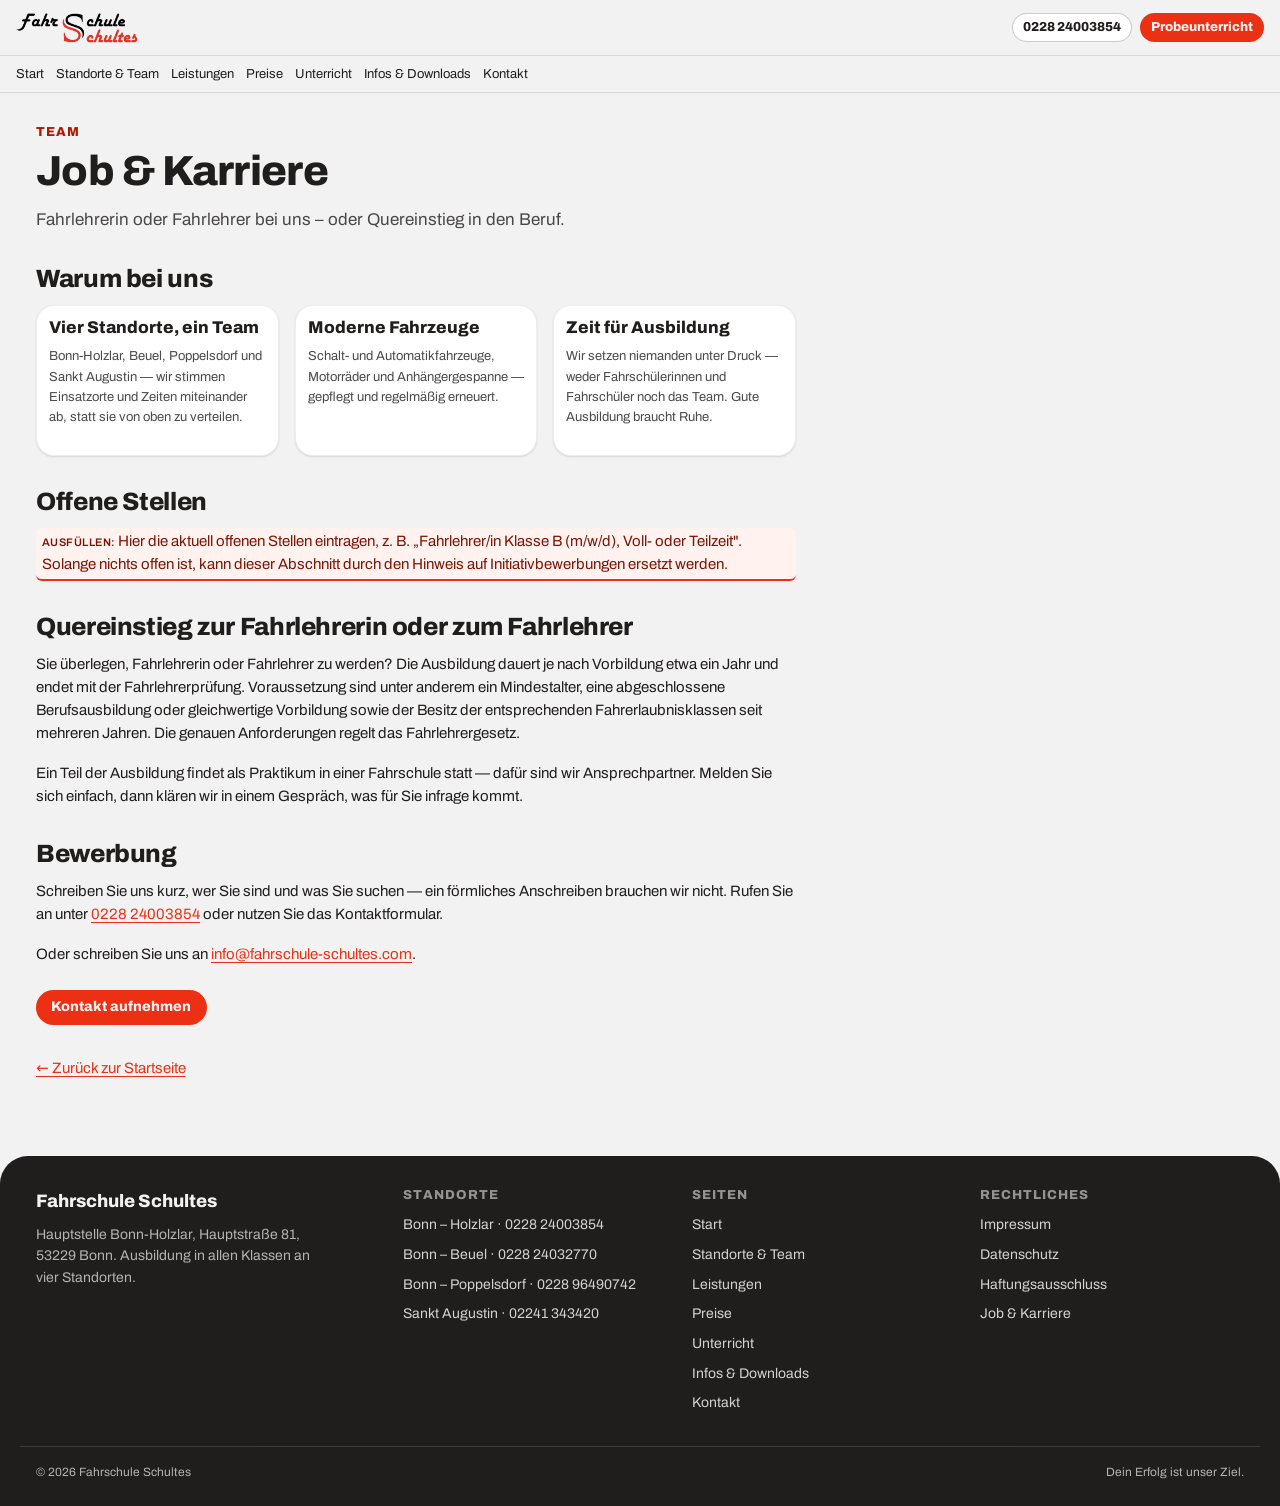
<file: karriere.html>
<!DOCTYPE html>
<html lang="de">
<head>
<meta charset="utf-8">
<meta name="viewport" content="width=device-width, initial-scale=1">
<title>Job &amp; Karriere – Fahrschule Schultes</title>
<meta name="description" content="Fahrlehrerin oder Fahrlehrer werden bei der Fahrschule Schultes in Bonn und Sankt Augustin.">
<meta name="theme-color" content="#f3f2f2">
<link rel="preload" as="font" type="font/woff2" href="assets/fonts/archivo-latin.woff2" crossorigin>
<link rel="stylesheet" href="assets/css/styles.css">
<link rel="icon" href="assets/img/logo.png">
</head>
<body>

<a class="skip-link" href="#inhalt">Zum Inhalt springen</a>

<header class="masthead">
  <a class="masthead-brand" href="index.html" aria-label="Fahrschule Schultes – zur Startseite">
    <img src="assets/img/logo.png" alt="Fahrschule Schultes" width="880" height="216">
  </a>
  <div class="masthead-spacer"></div>
  <div class="masthead-actions">
    <a href="tel:+4922824003854" class="btn btn-secondary btn-sm masthead-phone">0228 24003854</a>
    <a href="index.html#kontakt" class="btn btn-primary btn-sm masthead-cta">Probeunterricht</a>
  </div>
</header>

<div class="subnav">
  <nav class="subnav-links" aria-label="Seitenbereiche">
    <a href="index.html#start">Start</a>
    <a href="index.html#standorte">Standorte &amp; Team</a>
    <a href="index.html#leistungen">Leistungen</a>
    <a href="index.html#preise">Preise</a>
    <a href="index.html#unterricht">Unterricht</a>
    <a href="index.html#infos">Infos &amp; Downloads</a>
    <a href="index.html#kontakt">Kontakt</a>
  </nav>
</div>

<main id="inhalt">
  <section class="section shell">
    <p class="eyebrow kicker">Team</p>
    <h1 class="section-title" style="margin:0 0 var(--space-3)">Job &amp; Karriere</h1>
    <p class="section-lead">Fahrlehrerin oder Fahrlehrer bei uns – oder Quereinstieg in den Beruf.</p>
    <div class="prose">
      <h2>Warum bei uns</h2>
      <div class="cells cols-3" style="margin-bottom:var(--space-8)">
        <div class="card">
          <div class="card-title">Vier Standorte, ein Team</div>
          <p class="card-body">Bonn-Holzlar, Beuel, Poppelsdorf und Sankt Augustin — wir stimmen Einsatzorte
          und Zeiten miteinander ab, statt sie von oben zu verteilen.</p>
        </div>
        <div class="card">
          <div class="card-title">Moderne Fahrzeuge</div>
          <p class="card-body">Schalt- und Automatikfahrzeuge, Motorräder und Anhängergespanne —
          gepflegt und regelmäßig erneuert.</p>
        </div>
        <div class="card">
          <div class="card-title">Zeit für Ausbildung</div>
          <p class="card-body">Wir setzen niemanden unter Druck — weder Fahrschülerinnen und Fahrschüler
          noch das Team. Gute Ausbildung braucht Ruhe.</p>
        </div>
      </div>

      <h2>Offene Stellen</h2>
      <p><span class="fill">Hier die aktuell offenen Stellen eintragen, z. B. „Fahrlehrer/in Klasse B (m/w/d), Voll- oder Teilzeit". Solange nichts offen ist, kann dieser Abschnitt durch den Hinweis auf Initiativbewerbungen ersetzt werden.</span></p>

      <h2>Quereinstieg zur Fahrlehrerin oder zum Fahrlehrer</h2>
      <p>
        Sie überlegen, Fahrlehrerin oder Fahrlehrer zu werden? Die Ausbildung dauert je nach Vorbildung
        etwa ein Jahr und endet mit der Fahrlehrerprüfung. Voraussetzung sind unter anderem ein
        Mindestalter, eine abgeschlossene Berufsausbildung oder gleichwertige Vorbildung sowie der
        Besitz der entsprechenden Fahrerlaubnisklassen seit mehreren Jahren. Die genauen Anforderungen
        regelt das Fahrlehrergesetz.
      </p>
      <p>
        Ein Teil der Ausbildung findet als Praktikum in einer Fahrschule statt — dafür sind wir
        Ansprechpartner. Melden Sie sich einfach, dann klären wir in einem Gespräch, was für Sie infrage
        kommt.
      </p>

      <h2>Bewerbung</h2>
      <p>
        Schreiben Sie uns kurz, wer Sie sind und was Sie suchen — ein förmliches Anschreiben brauchen wir
        nicht. Rufen Sie an unter <a href="tel:+4922824003854">0228 24003854</a> oder nutzen Sie das
        Kontaktformular.
      </p>
      <p>Oder schreiben Sie uns an <a href="mailto:info@fahrschule-schultes.com">info@fahrschule-schultes.com</a>.</p>
      <p style="margin-top:var(--space-6)">
        <a href="index.html#kontakt" class="btn btn-primary">Kontakt aufnehmen</a>
      </p>
    </div>
    <p style="margin-top:var(--space-8)"><a href="index.html">← Zurück zur Startseite</a></p>
  </section>
</main>

<footer class="footer">
  <div class="shell footer-grid">
    <div>
      <div class="footer-brand">Fahrschule Schultes</div>
      <div class="footer-about">Hauptstelle Bonn-Holzlar, Hauptstraße 81, 53229 Bonn. Ausbildung in allen Klassen an vier Standorten.</div>
    </div>
    <div>
      <h2 class="eyebrow">Standorte</h2>
      <div class="footer-list">
        <a href="tel:+4922824003854">Bonn – Holzlar · 0228 24003854</a>
        <a href="tel:+4922824032770">Bonn – Beuel · 0228 24032770</a>
        <a href="tel:+4922896490742">Bonn – Poppelsdorf · 0228 96490742</a>
        <a href="tel:+492241343420">Sankt Augustin · 02241 343420</a>
      </div>
    </div>
    <div>
      <h2 class="eyebrow">Seiten</h2>
      <div class="footer-list">
        <a href="index.html#start">Start</a>
        <a href="index.html#standorte">Standorte &amp; Team</a>
        <a href="index.html#leistungen">Leistungen</a>
        <a href="index.html#preise">Preise</a>
        <a href="index.html#unterricht">Unterricht</a>
        <a href="index.html#infos">Infos &amp; Downloads</a>
        <a href="index.html#kontakt">Kontakt</a>
      </div>
    </div>
    <div class="footer-legal">
      <h2 class="eyebrow">Rechtliches</h2>
      <div class="footer-list">
        <a href="impressum.html">Impressum</a>
        <a href="datenschutz.html">Datenschutz</a>
        <a href="haftungsausschluss.html">Haftungsausschluss</a>
        <span aria-current="page">Job &amp; Karriere</span>
      </div>
    </div>
  </div>
  <div class="shell footer-bar">
    <span>© 2026 Fahrschule Schultes</span>
    <span>Dein Erfolg ist unser Ziel.</span>
  </div>
</footer>

<script src="assets/js/main.js" defer></script>
</body>
</html>
</file>
<file: assets/css/styles.css>
/* ============================================================================
   Fahrschule Schultes — stylesheet
   Built on the "Modernist" design system (see project/_ds/ in this repo):
   all Archivo, a single red accent, photography in pure black and white.
   The system's hard edges and 2px rules are softened site-wide at the
   client's request: rounded white cards on the page ground, pill buttons and
   hairline dividers (see "Rounded layer" at the end of this file).

   Tokens are copied verbatim from the design system. The font is served from
   this site, not from Google.
   ========================================================================= */

/* ── Archivo, self-hosted ─────────────────────────────────────────────────
   Served from this site rather than fonts.googleapis.com: a request to Google
   would transmit every visitor's IP address to a third party, which needs
   consent under the GDPR. Variable font — one file covers 400 to 800.
   ────────────────────────────────────────────────────────────────────── */
@font-face {
  font-family: 'Archivo';
  font-style: normal;
  font-weight: 400 800;
  font-stretch: 100%;
  font-display: swap;
  src: url('../fonts/archivo-latin.woff2') format('woff2');
  unicode-range: U+0000-00FF, U+0131, U+0152-0153, U+02BB-02BC, U+02C6, U+02DA, U+02DC, U+0304, U+0308, U+0329, U+2000-206F, U+20AC, U+2122, U+2191, U+2193, U+2212, U+2215, U+FEFF, U+FFFD;
}
@font-face {
  font-family: 'Archivo';
  font-style: normal;
  font-weight: 400 800;
  font-stretch: 100%;
  font-display: swap;
  src: url('../fonts/archivo-latin-ext.woff2') format('woff2');
  unicode-range: U+0100-02BA, U+02BD-02C5, U+02C7-02CC, U+02CE-02D7, U+02DD-02FF, U+0304, U+0308, U+0329, U+1D00-1DBF, U+1E00-1E9F, U+1EF2-1EFF, U+2020, U+20A0-20AB, U+20AD-20C0, U+2113, U+2C60-2C7F, U+A720-A7FF;
}

/* ── Tokens ───────────────────────────────────────────────────────────── */
:root {
  --color-bg: #f3f2f2;
  --color-surface: #eae9e9;
  --color-text: #201e1d;
  --color-accent: #ec3013;
  --color-accent-2: #e15b47;
  --color-divider: color-mix(in srgb, #201e1d 40%, transparent);

  /* Tonal ramps — generated in OKLCH on one shared lightness scale, so the
     same step of any role matches the others in visual value. */
  --color-neutral-100: #f8f4f4;
  --color-neutral-200: #eae7e7;
  --color-neutral-300: #d7d3d3;
  --color-neutral-400: #bab6b6;
  --color-neutral-500: #9b9797;
  --color-neutral-600: #7d7979;
  --color-neutral-700: #605d5d;
  --color-neutral-800: #444141;
  --color-neutral-900: #2d2b2b;

  --color-accent-100: #fff2ef;
  --color-accent-200: #ffe0d9;
  --color-accent-300: #ffc4b8;
  --color-accent-400: #ff9783;
  --color-accent-500: #ff563c;
  --color-accent-600: #dd2b0f;
  --color-accent-700: #ae1800;
  --color-accent-800: #7c1405;
  --color-accent-900: #4d170e;

  --font-heading: "Archivo", system-ui, sans-serif;
  --font-heading-weight: 800;
  --font-body: "Archivo", system-ui, sans-serif;

  --space-1: 4px;
  --space-2: 8px;
  --space-3: 12px;
  --space-4: 16px;
  --space-6: 24px;
  --space-8: 32px;

  --radius-sm: 10px;
  --radius-md: 14px;
  --radius-lg: 18px;
  --radius-xl: 28px;
  --radius-pill: 999px;

  --card-bg: #fff;
  --card-border: color-mix(in srgb, #201e1d 8%, transparent);
  --soft-line: color-mix(in srgb, #201e1d 12%, transparent);

  --shadow-sm: 0 1px 2px color-mix(in srgb, #2d2b2b 14%, transparent);
  --shadow-md: 0 3px 10px color-mix(in srgb, #2d2b2b 16%, transparent);
  --shadow-lg: 0 12px 32px color-mix(in srgb, #2d2b2b 22%, transparent);

  /* Site-level measures */
  --shell: 1240px;          /* content column of every section          */
  --cell-line: 2px;         /* the grid line that separates cells       */
  --header-h: 56px;         /* fixed height of the sticky brand bar     */
  --subnav-h: 38px;         /* measured at runtime by main.js           */
  --stick: 94px;            /* header + subnav, for anchor scrolling    */
}

/* ── Base ─────────────────────────────────────────────────────────────── */
*, *::before, *::after { box-sizing: border-box; }

/* `hidden` has to win over the layout classes below — the class filter, the
   form and its success state all toggle it. */
[hidden] { display: none !important; }

html { scroll-behavior: smooth; }
@media (prefers-reduced-motion: reduce) { html { scroll-behavior: auto; } }

body {
  margin: 0;
  background: var(--color-bg);
  color: var(--color-text);
  font-family: var(--font-body);
  font-size: 15px;
  line-height: 1.55;
  font-weight: 400;
  overflow-wrap: break-word;
  -webkit-font-smoothing: antialiased;
}

h1, h2, h3, h4, h5, h6 {
  font-family: var(--font-heading);
  font-weight: var(--font-heading-weight);
  line-height: 1.12;
  letter-spacing: -0.015em;
  margin: 0 0 var(--space-2);
}
h1 { font-size: 42px; }
h2 { font-size: 32px; }
h3 { font-size: 25px; }
h4 { font-size: 20px; }
h5 { font-size: 16px; }
h6 { font-size: 13px; letter-spacing: 0.08em; text-transform: uppercase; }

p { margin: 0 0 var(--space-3); }
a { color: var(--color-accent); text-underline-offset: 3px; }
img { display: block; max-width: 100%; }
figure { margin: 0; }

.text-muted { color: color-mix(in srgb, var(--color-text) 55%, transparent); }
:focus { outline: none; }
:focus-visible { outline: 2px solid var(--color-accent); outline-offset: 2px; }
::selection { background: color-mix(in srgb, var(--color-accent) 30%, transparent); }

/* Photographs print in pure black and white — never tinted. */
.grayscale { filter: grayscale(1) contrast(1.08); }

.visually-hidden {
  position: absolute; width: 1px; height: 1px; margin: -1px;
  padding: 0; overflow: hidden; clip: rect(0 0 0 0); white-space: nowrap; border: 0;
}

/* Jump link for keyboard users — parks above the sticky bars until focused. */
.skip-link {
  position: fixed; top: var(--space-2); left: var(--space-2); z-index: 100;
  padding: var(--space-2) var(--space-3);
  background: var(--color-accent); color: var(--color-bg);
  font-family: var(--font-heading); font-weight: var(--font-heading-weight);
  font-size: 13px; text-decoration: none;
  transform: translateY(-200%);
}
.skip-link:focus-visible { transform: none; outline-offset: -4px; }

/* ── Rules ────────────────────────────────────────────────────────────── */
.hr { height: 2px; border: 0; margin: var(--space-4) 0; background: var(--color-divider); }

/* The full-bleed 2px rule that separates major sections. */
.rule {
  height: 2px; border: 0; margin: var(--space-8) 0 0;
  background: var(--color-divider);
}

/* ── Buttons ──────────────────────────────────────────────────────────── */
.btn {
  display: inline-flex; align-items: center; justify-content: center; gap: 6px;
  cursor: pointer; text-decoration: none;
  font-family: var(--font-heading); font-weight: var(--font-heading-weight);
  font-size: 14px; line-height: 1.2; color: var(--color-text);
  background: transparent; border: 1px solid transparent;
  padding: var(--space-2) calc(var(--space-3) * 1.2);
  border-radius: var(--radius-md);
}
.btn:disabled { opacity: 0.45; cursor: not-allowed; }
.btn-primary { background: var(--color-accent); color: var(--color-bg); }
.btn-primary:hover { background: var(--color-accent-600); }
.btn-primary:active { background: var(--color-accent-700); }
.btn-secondary { border-color: var(--color-divider); }
.btn-secondary:hover { background: color-mix(in srgb, var(--color-text) 7%, transparent); }
.btn-secondary:active { background: color-mix(in srgb, var(--color-text) 14%, transparent); }
.btn-ghost { color: var(--color-accent); padding-inline: var(--space-1); }
.btn-ghost:hover { background: color-mix(in srgb, var(--color-accent) 10%, transparent); }
.btn-ghost:active { background: color-mix(in srgb, var(--color-accent) 18%, transparent); }
/* A button wider than its label starts the text at the left padding edge. */
.btn-block { width: 100%; margin-top: var(--space-2); justify-content: flex-start; text-align: left; }
.btn-lg { font-size: 16px; padding: var(--space-3) var(--space-6); }
span.btn { cursor: default; }
.btn-sm { font-size: 13px; padding: 6px 10px; white-space: nowrap; }

/* Secondary button sitting on an ink-dark panel. */
.on-dark .btn-secondary,
.btn-secondary.on-dark {
  border-color: color-mix(in srgb, var(--color-bg) 40%, transparent);
  color: var(--color-bg);
}
.on-dark .btn-secondary:hover,
.btn-secondary.on-dark:hover { background: color-mix(in srgb, var(--color-bg) 12%, transparent); }

/* ── Tags ─────────────────────────────────────────────────────────────── */
.tag {
  display: inline-flex; align-items: center; font-size: 11px;
  letter-spacing: 0.02em; padding: 3px 10px;
  border-radius: calc(var(--radius-md) * 0.75);
}
.tag-accent { background: var(--color-accent-100); color: var(--color-accent-800); }
.tag-neutral { background: var(--color-neutral-100); color: var(--color-neutral-800); }
.tag-outline { border: 1px solid var(--color-accent); color: var(--color-accent); }

/* ── Form fields ──────────────────────────────────────────────────────── */
.field > label {
  display: block; font-size: 12px; margin-bottom: 5px;
  color: color-mix(in srgb, var(--color-text) 70%, transparent);
}
.input {
  width: 100%; min-height: 36px; padding: 6px 10px; font: inherit;
  font-size: 14px; color: var(--color-text); caret-color: var(--color-accent);
  background: var(--color-surface);
  border: 1px solid var(--color-divider); border-radius: var(--radius-md);
}
.input:hover { border-color: color-mix(in srgb, var(--color-text) 45%, transparent); }
.input:focus-visible { border-color: var(--color-accent); outline-offset: 0; }
textarea.input { min-height: 90px; resize: vertical; }
select.input { appearance: none; padding-right: 28px; cursor: pointer;
  background-image: linear-gradient(45deg, transparent 50%, var(--color-text) 50%),
                    linear-gradient(135deg, var(--color-text) 50%, transparent 50%);
  background-size: 5px 5px, 5px 5px;
  background-position: calc(100% - 14px) 50%, calc(100% - 9px) 50%;
  background-repeat: no-repeat;
}
.check {
  display: inline-flex; align-items: center; gap: 8px;
  cursor: pointer; font-size: 14px;
}
.check input { accent-color: var(--color-accent); width: 15px; height: 15px; flex: none; }
input[type="range"] { accent-color: var(--color-accent); width: 100%; }

/* ── Cards ────────────────────────────────────────────────────────────── */
.card {
  display: flex; flex-direction: column; gap: var(--space-2);
  padding: var(--space-3); border-radius: var(--radius-md);
  background: var(--color-surface);
}
.card-title {
  font-family: var(--font-heading); font-weight: var(--font-heading-weight);
  font-size: 17px; line-height: 1.2;
}
.card-body { margin: 0; font-size: 13px; opacity: 0.8; flex: 1; }
.elev-sm { box-shadow: var(--shadow-sm); }
.elev-md { box-shadow: var(--shadow-md); }

/* ── Layout ───────────────────────────────────────────────────────────── */
.shell { max-width: var(--shell); margin: 0 auto; padding-inline: var(--space-4); }

.section { padding-top: var(--space-8); }
.section:last-of-type { padding-bottom: var(--space-8); }
.section[id] { scroll-margin-top: var(--stick); }

/* A section heading carries the h1 type size the design draws it at, while the
   hero keeps the document's only h1. */
.section-title { font-size: 42px; }

/* The design's small-caps label. It carries h6 typography without claiming a
   heading level — most of these sit above a heading rather than start a
   section of their own. */
.eyebrow {
  font-family: var(--font-heading); font-weight: var(--font-heading-weight);
  font-size: 13px; line-height: 1.12; letter-spacing: 0.08em;
  text-transform: uppercase; margin: 0 0 var(--space-2);
}
/* A cell heading, drawn at the h4 size the design uses. */
.cell-title { font-size: 20px; }

.section-lead {
  font-size: 17px; opacity: 0.8; max-width: 620px; margin: 0 0 var(--space-8);
}
.kicker { color: var(--color-accent-700); }

/* Section head: title block left, controls flush right, both baseline-aligned. */
.section-head {
  display: flex; justify-content: space-between; align-items: flex-end;
  gap: var(--space-6); flex-wrap: wrap; margin-bottom: var(--space-6);
}
.section-head h2, .section-head h3 { margin: 0; }

/* The modular grid: cells separated by a visible 2px line, framed by the same. */
.cells {
  display: grid;
  gap: var(--cell-line);
  padding: var(--cell-line);
  grid-template-columns: repeat(var(--cols, 1), minmax(0, 1fr));
}
.cells > * {
  background: var(--color-bg);
  outline: var(--cell-line) solid var(--color-divider);
}
.cells.auto { grid-template-columns: repeat(auto-fill, minmax(232px, 1fr)); }
/* Cards keep the surface fill inside the grid; only the class cards sit on the
   page ground, as drawn. */
.cells > .card { border-radius: 0; background: var(--color-surface); }
.cols-2 { --cols: 2; }
.cols-3 { --cols: 3; }
.cols-4 { --cols: 4; }
.cols-5 { --cols: 5; }

/* ── Sticky brand bar ─────────────────────────────────────────────────── */
.masthead {
  display: flex; align-items: center; gap: var(--space-4);
  padding: var(--space-3) var(--space-4);
  border-bottom: 2px solid var(--color-divider);
  position: sticky; top: 0; z-index: 50;
  background: var(--color-bg);
  height: var(--header-h);
  white-space: nowrap;
}
.masthead-brand { display: flex; align-items: center; flex: none; text-decoration: none; color: inherit; }
.masthead-brand img { height: 30px; width: auto; }
.masthead-spacer { flex: 1; }
.masthead-actions { display: flex; align-items: center; gap: var(--space-2); flex: none; }

/* ── Section nav ──────────────────────────────────────────────────────── */
.subnav {
  display: flex; align-items: center; gap: var(--space-4);
  padding: var(--space-2) var(--space-4);
  border-bottom: 2px solid var(--color-divider);
  flex-wrap: wrap;
  position: sticky; top: var(--header-h); z-index: 49;
  background: var(--color-bg);
}
.subnav-links { display: flex; gap: var(--space-3); flex-wrap: wrap; }
.subnav-links a {
  color: inherit; text-decoration: none;
  font-size: 13px; white-space: nowrap; font-weight: 400;
}
.subnav-links a:hover { color: var(--color-accent); }
.subnav-links a[aria-current="true"] { color: var(--color-accent); font-weight: 600; }

/* ── Hero ─────────────────────────────────────────────────────────────────
   The photograph runs full-bleed behind the hero. The ground colour is laid
   over it as a scrim so the ink type, the red accent and the 2px rules keep
   working unchanged — the photo sits behind the design, it doesn't replace it.

   The photograph runs in colour at the client's request — the one exception to
   the system's black-and-white rule for imagery. hero.jpg holds the same frame
   in black and white if it ever needs to fall back in line.
   ────────────────────────────────────────────────────────────────────── */
.hero { padding-top: 0; padding-bottom: var(--space-8); }
/* The photograph's band. It reaches from under the nav to just below the
   buttons — the `hr` and the stats row sit outside it on plain ground, so no
   small type ever lands on the photo. */
.hero-top {
  position: relative; isolation: isolate;
  padding-block: var(--space-8);
}
.hero-media { position: absolute; inset: 0; z-index: -1; overflow: hidden; }
/* A real element rather than a CSS background: it loads with the HTML, carries
   its own alt text, and shows something even if this stylesheet ever fails. */
.hero-photo {
  position: absolute; inset: 0;
  width: 100%; height: 100%;
  object-fit: cover; object-position: 72% 32%;
}
/* The scrim: solid behind the type, then out of the way — the right third is
   left almost untouched so the colour carries. */
.hero-media::after {
  content: ""; position: absolute; inset: 0;
  background: linear-gradient(
    100deg,
    color-mix(in srgb, var(--color-bg) 96%, transparent) 0%,
    color-mix(in srgb, var(--color-bg) 93%, transparent) 44%,
    color-mix(in srgb, var(--color-bg) 46%, transparent) 68%,
    color-mix(in srgb, var(--color-bg) 6%, transparent) 100%
  );
}
.hero-inner { position: relative; }

.hero-title {
  font-size: clamp(38px, 7.4vw, 68px);
  max-width: 820px;
  margin: 0 0 var(--space-4);
}
.hero-lead {
  font-size: 19px; max-width: 560px; opacity: 0.85; margin: 0 0 var(--space-6);
}
.hero-actions {
  display: flex; gap: var(--space-3); flex-wrap: wrap; margin-bottom: var(--space-6);
}

.stats { display: grid; grid-template-columns: repeat(4, minmax(0, 1fr)); }
.stats > div {
  padding: var(--space-4) var(--space-4) var(--space-6) 0;
  border-right: 2px solid var(--color-divider);
}
.stats-value {
  font-family: var(--font-heading); font-weight: var(--font-heading-weight);
  font-size: 30px;
}
.stats-label { font-size: 13px; opacity: 0.65; margin-top: 4px; }

/* ── Segmented filter ─────────────────────────────────────────────────── */
.seg {
  display: inline-flex; overflow: hidden;
  border: 1px solid var(--color-divider); border-radius: var(--radius-md);
}
.seg button {
  display: inline-flex; align-items: center; gap: 6px;
  padding: 5px 9px; font: inherit; font-size: 11px; line-height: 1.55;
  color: inherit; background: transparent; border: 0; cursor: pointer;
}
.seg button:hover { background: color-mix(in srgb, var(--color-text) 7%, transparent); }
.seg button[aria-pressed="true"] { background: var(--color-accent); color: var(--color-bg); }
.seg button:focus-visible { outline-offset: -2px; }

/* Rounded variant for the class filter: a pill track with pill buttons. */
.seg-round {
  gap: 2px; padding: 3px; border-radius: 999px;
  border-color: color-mix(in srgb, var(--color-text) 12%, transparent);
  background: #fff;
}
.seg-round button { border-radius: 999px; padding: 6px 14px; font-size: 12px; }

/* ── Class cards ──────────────────────────────────────────────────────────
   The template for the rounded layer: separate, rounded cards on the page
   ground. Cards align to the top of their row, so opening one does not
   stretch its neighbours.
   ────────────────────────────────────────────────────────────────────── */
.class-grid {
  display: grid; gap: var(--space-4); align-items: start;
  grid-template-columns: repeat(auto-fill, minmax(232px, 1fr));
}
.class-card {
  background: var(--card-bg);
  border: 1px solid var(--card-border);
  border-radius: var(--radius-lg);
  box-shadow: var(--shadow-sm);
  overflow: hidden;
  transition: box-shadow 160ms ease-out, transform 160ms ease-out, border-color 160ms ease-out;
}
.class-card:hover {
  box-shadow: var(--shadow-md);
  transform: translateY(-2px);
  border-color: color-mix(in srgb, var(--color-accent) 25%, transparent);
}
.class-card[open] {
  box-shadow: var(--shadow-md); transform: none;
  border-color: color-mix(in srgb, var(--color-accent) 35%, transparent);
}
@media (prefers-reduced-motion: reduce) {
  .class-card { transition: none; }
  .class-card:hover { transform: none; }
}

.class-card-head {
  display: flex; align-items: center; justify-content: space-between; gap: 10px;
}
.class-code {
  display: inline-flex; align-items: center; justify-content: center;
  min-width: 52px; height: 40px; padding: 0 12px;
  border-radius: 12px;
  background: var(--color-accent-100); color: var(--color-accent-700);
  font-size: 19px; letter-spacing: -0.01em;
}
.class-card .tag { border-radius: 999px; }
.class-title { font-weight: 600; font-size: 15px; margin-top: var(--space-1); }
/* Two lines reserved for the description, so closed cards in a row line up. */
.class-card .card-body { min-height: 3.1em; }
.class-card[hidden] { display: none; }

.filter-empty { padding: var(--space-6) var(--space-4); font-size: 14px; opacity: 0.7; }

/* An expandable class card: the summary is the card as drawn, the detail panel
   below it carries the prices. Native <details>, so it opens without JavaScript. */
.class-card { padding: 0; }
.class-summary {
  display: flex; flex-direction: column; gap: var(--space-2);
  padding: 18px; cursor: pointer; list-style: none;
}
.class-summary::-webkit-details-marker { display: none; }
.class-summary:focus-visible { outline-offset: -2px; }
.class-card:hover .class-more { color: var(--color-accent-600); }

.class-more {
  display: flex; align-items: center; justify-content: space-between; gap: var(--space-2);
  margin-top: var(--space-2); padding: 8px 8px 8px 14px;
  border-radius: 999px;
  background: var(--color-neutral-100);
  font-family: var(--font-heading); font-weight: var(--font-heading-weight);
  font-size: 12px; letter-spacing: 0.02em; color: var(--color-accent-700);
}
.class-card:hover .class-more,
.class-card[open] .class-more { background: var(--color-accent-100); }
.class-more-icon {
  font-size: 16px; line-height: 1; flex: none;
  display: inline-flex; align-items: center; justify-content: center;
  width: 24px; height: 24px; border-radius: 50%;
  background: #fff; transition: transform 120ms ease-out;
}
.class-card[open] .class-more-icon { transform: rotate(45deg); }
@media (prefers-reduced-motion: reduce) { .class-more-icon { transition: none; } }

.class-detail { padding: 0 18px 18px; }
.class-price-row + .class-price-row {
  border-top: 1px solid color-mix(in srgb, var(--color-text) 7%, transparent);
}
.class-price-row,
.class-price-lead {
  display: flex; justify-content: space-between; gap: var(--space-3);
  padding: 6px 0; font-size: 13px;
}
.class-price-row > span:last-child,
.class-price-lead > span:last-child { white-space: nowrap; }
.class-price-lead {
  font-family: var(--font-heading); font-weight: var(--font-heading-weight);
  font-size: 16px; padding-bottom: var(--space-2);
}
.class-detail-label {
  font-family: var(--font-heading); font-weight: var(--font-heading-weight);
  font-size: 11px; letter-spacing: 0.08em; text-transform: uppercase;
  margin: var(--space-2) 0 var(--space-1); opacity: 0.6;
}
.class-content { margin: 0 0 var(--space-2); padding-left: var(--space-4); font-size: 13px; }
.class-content li { margin-bottom: 2px; }
.class-note { font-size: 13px; opacity: 0.8; margin: var(--space-2) 0 0; }
.class-fineprint { font-size: 11px; opacity: 0.55; margin: var(--space-2) 0 0; }
.class-cta { margin-top: var(--space-2); font-size: 13px; padding-inline: 0; }

/* ── Steps ────────────────────────────────────────────────────────────── */
.step { padding: var(--space-6) var(--space-4); }
.step-no {
  font-family: var(--font-heading); font-weight: var(--font-heading-weight);
  font-size: 14px; color: var(--color-accent-700); margin-bottom: var(--space-3);
}
.step .cell-title { margin-bottom: var(--space-2); }
.step p { font-size: 15px; opacity: 0.8; margin: 0; }

/* ── Photo slots (marked placeholders until real photography lands) ───── */
.photo-slot {
  background: var(--color-surface);
  display: flex; align-items: flex-end;
  padding: var(--space-3);
}
.photo-slot span { font-size: 11px; opacity: 0.55; font-family: var(--font-heading); }
.photo-slot.h-180 { height: 180px; }
.photo-slot.h-200 { height: 200px; }
.photo-slot.portrait { aspect-ratio: 3 / 4; }

/* ── Locations ────────────────────────────────────────────────────────── */
.location-body { padding: var(--space-6); }
.location-head {
  display: flex; align-items: baseline; gap: 10px; flex-wrap: wrap;
  margin-bottom: var(--space-2);
}
.location-head h3 { margin: 0; }
.location-address { font-size: 15px; opacity: 0.8; }
.location-actions {
  display: flex; gap: var(--space-2); margin-top: var(--space-4); flex-wrap: wrap;
}
.team-grid { display: grid; grid-template-columns: repeat(4, minmax(0, 1fr)); gap: var(--space-3); }

/* Compact location card — city, street, theory time, phone. */
.location-mini .card-title { font-size: 16px; }
.location-mini-street { font-size: 13px; opacity: 0.7; }
.location-mini-foot {
  display: flex; justify-content: space-between; gap: var(--space-2);
  font-size: 13px; margin-top: auto;
}
.location-mini-phone { color: var(--color-accent-700); font-weight: 600; }

/* ── Poster (the one place red runs as a field) ───────────────────────── */
.poster {
  margin-top: var(--space-8);
  background: var(--color-accent); color: var(--color-bg);
}
.poster > .shell { padding-block: var(--space-8); }
.poster h2 { margin: 0 0 var(--space-6); }
.poster-grid { display: grid; grid-template-columns: repeat(3, minmax(0, 1fr)); gap: var(--space-6); }
.poster-item {
  border-top: 2px solid color-mix(in srgb, var(--color-bg) 50%, transparent);
  padding-top: var(--space-3);
}
.poster-item .cell-title { margin-bottom: 4px; }
.poster-item p { font-size: 14px; opacity: 0.9; margin: 0; }

/* ── Ink panels ───────────────────────────────────────────────────────── */
.panel-dark { background: var(--color-text); color: var(--color-bg); }
.callout {
  margin-top: var(--space-8); padding: var(--space-8);
  display: grid; grid-template-columns: 1fr 1fr; gap: var(--space-8);
  align-items: center;
}
.callout h2 { margin: 0 0 var(--space-3); }
.callout p { font-size: 16px; opacity: 0.75; margin: 0; }
.callout-actions { display: flex; gap: var(--space-3); flex-wrap: wrap; }

/* ── Prices ───────────────────────────────────────────────────────────── */
.price-grid { grid-template-columns: 1.1fr 0.9fr; }
.price-panel { padding: var(--space-6); }
.price-panel h3 { margin: 0 0 2px; }
.price-note { font-size: 13px; opacity: 0.6; margin-bottom: var(--space-4); }
.price-row {
  display: flex; justify-content: space-between; gap: 16px;
  padding: 9px 0; font-size: 15px;
}
.price-row > span:last-child { white-space: nowrap; }
.price-groups { margin-top: var(--space-4); }
.price-group { padding: var(--space-3) var(--space-4); }
.price-group-title { font-weight: 600; font-size: 15px; }
.price-group-desc { font-size: 14px; opacity: 0.75; }

/* ── Price calculator ─────────────────────────────────────────────────── */
.calc { padding: var(--space-6); }
.calc h3 { margin: 0 0 4px; }
.calc-intro { font-size: 14px; opacity: 0.65; margin: 0 0 var(--space-4); }
.calc-readout { display: flex; justify-content: space-between; align-items: baseline; gap: var(--space-4); }
.calc-readout label { font-size: 14px; opacity: 0.8; }
.calc-count {
  font-family: var(--font-heading); font-weight: var(--font-heading-weight);
  font-size: 22px;
}
.calc-scale { display: flex; justify-content: space-between; font-size: 11px; opacity: 0.6; }
.calc .check { margin: var(--space-3) 0 var(--space-4); }
.calc-field { margin-bottom: var(--space-4); }
.calc-field > label { color: color-mix(in srgb, var(--color-bg) 70%, transparent); }
.calc-field .input {
  /* background-color, nicht die Kurzschreibweise: sonst fallen Größe und Position
     der Pfeilgrafik auf ihre Vorgabewerte zurück und füllen das ganze Feld. */
  background-color: color-mix(in srgb, var(--color-bg) 12%, transparent);
  border-color: color-mix(in srgb, var(--color-bg) 35%, transparent);
  color: var(--color-bg);
  background-image: linear-gradient(45deg, transparent 50%, var(--color-bg) 50%),
                    linear-gradient(135deg, var(--color-bg) 50%, transparent 50%);
  background-size: 5px 5px, 5px 5px;
  background-position: calc(100% - 14px) 50%, calc(100% - 9px) 50%;
  background-repeat: no-repeat;
}
.calc-field .input:hover { border-color: color-mix(in srgb, var(--color-bg) 60%, transparent); }
.calc-field .input option { color: var(--color-text); background: var(--color-bg); }
.calc-course-note { font-size: 13px; opacity: 0.7; margin: var(--space-3) 0 0; }
.calc-rows { margin-top: var(--space-2); }
.calc-row {
  display: flex; justify-content: space-between; gap: 16px;
  padding: 8px 0; font-size: 14px;
  border-bottom: 1px solid color-mix(in srgb, var(--color-bg) 20%, transparent);
}
.calc-row > span:first-child { opacity: 0.8; }
.calc-row > span:last-child { white-space: nowrap; }
.calc-total {
  display: flex; justify-content: space-between; align-items: baseline; gap: 16px;
  padding-top: var(--space-4);
}
.calc-total-label { font-size: 15px; opacity: 0.8; }
.calc-total-value {
  font-family: var(--font-heading); font-weight: var(--font-heading-weight);
  font-size: 32px; color: var(--color-accent-400);
}
.calc-fineprint { font-size: 12px; opacity: 0.55; margin: var(--space-3) 0 0; }

/* ── Theory week ──────────────────────────────────────────────────────── */
.week-day { padding: var(--space-4); min-height: 220px; }
.week-day .eyebrow { color: var(--color-accent-700); margin-bottom: var(--space-3); }
.week-day .cell-title { margin-bottom: var(--space-2); }
.week-day p { font-size: 13px; opacity: 0.75; margin: 0 0 var(--space-4); }
.week-time { font-size: 13px; font-weight: 600; }
.week-place { font-size: 12px; opacity: 0.6; }

.split { display: grid; gap: var(--space-8); }
.split-9-11 { grid-template-columns: 0.9fr 1.1fr; }
.split-even { grid-template-columns: 1fr 1fr; }
.split-contact { grid-template-columns: 1.05fr 0.95fr; gap: var(--space-6); }

.notice {
  border-radius: 0; flex-direction: row; justify-content: space-between;
  align-items: center; gap: var(--space-6); flex-wrap: wrap; padding: var(--space-6);
}
.notice h3 { margin-bottom: 4px; }
.notice p { font-size: 15px; opacity: 0.8; margin: 0; }

/* ── FAQ ──────────────────────────────────────────────────────────────── */
.faq { max-width: 900px; }
.faq-item { border-bottom: 2px solid var(--color-divider); }
.faq-item > summary {
  cursor: pointer; display: flex; justify-content: space-between; gap: 20px;
  align-items: center; padding: var(--space-4) 0;
  font-family: var(--font-heading); font-weight: var(--font-heading-weight);
  font-size: 18px; list-style: none;
}
.faq-item > summary::-webkit-details-marker { display: none; }
.faq-item > summary:hover { color: var(--color-accent); }
.faq-item > summary:focus-visible { outline-offset: -2px; }
.faq-icon {
  font-family: var(--font-heading); font-size: 20px; color: var(--color-accent-700);
  display: inline-block; flex: none; transition: transform 120ms ease-out;
}
.faq-item[open] > summary > .faq-icon { transform: rotate(45deg); }
.faq-answer {
  font-size: 15px; opacity: 0.8;
  padding: 0 40px var(--space-4) 0; max-width: 760px; margin: 0;
}
@media (prefers-reduced-motion: reduce) { .faq-icon { transition: none; } }

/* ── Contact ──────────────────────────────────────────────────────────── */
.contact-card { border-radius: 0; padding: var(--space-6); }
.contact-form { display: grid; gap: var(--space-4); }
.form-pair { display: grid; grid-template-columns: 1fr 1fr; gap: var(--space-3); }
.consent { align-items: flex-start; font-size: 13px; opacity: 0.8; }
.consent input { margin-top: 2px; }
.form-thanks { padding: var(--space-8) 0; }
.form-thanks h2 { color: var(--color-accent-700); }
.form-thanks p { font-size: 16px; opacity: 0.8; margin: 0; }
.form-error { font-size: 13px; color: var(--color-accent-700); }

.contact-aside { display: grid; gap: var(--space-3); align-content: start; }
.contact-location {
  border-radius: 0; flex-direction: row; justify-content: space-between;
  align-items: center; gap: var(--space-3);
}
.contact-location .card-title { font-size: 16px; }
.contact-location-address { font-size: 13px; opacity: 0.7; }

/* ── Running text (legal pages, career page) ──────────────────────────── */
.prose { max-width: 760px; }
.prose h2 { font-size: 25px; margin: var(--space-8) 0 var(--space-3); }
.prose h2:first-child { margin-top: 0; }
.prose h3 { font-size: 18px; margin: var(--space-6) 0 var(--space-2); }
.prose p { margin: 0 0 var(--space-4); }
.prose ul { margin: 0 0 var(--space-4); padding-left: var(--space-4); }
.prose li { margin-bottom: var(--space-1); }
.prose .cells { max-width: none; }

/* A gap only the operator can fill. Deliberately loud — it must not survive
   into the published page unnoticed. */
.fill {
  display: inline-block;
  background: var(--color-accent-100);
  color: var(--color-accent-800);
  border-bottom: 2px solid var(--color-accent);
  padding: 2px 6px;
}
.fill::before { content: "AUSFÜLLEN: "; font-weight: 600; letter-spacing: 0.04em; font-size: 11px; }

/* An instruction to whoever maintains the page, not a statement to the reader. */
.note {
  border-left: 2px solid var(--color-divider);
  padding: var(--space-2) 0 var(--space-2) var(--space-4);
  font-size: 14px; opacity: 0.75;
}

/* ── Footer ───────────────────────────────────────────────────────────── */
.footer {
  background: var(--color-text); color: var(--color-bg);
  border-top: 2px solid var(--color-divider);
}
.footer-grid {
  padding-block: var(--space-8);
  display: grid; grid-template-columns: 1.3fr 1fr 1fr 1fr; gap: var(--space-6);
}
.footer-brand {
  font-family: var(--font-heading); font-weight: var(--font-heading-weight);
  font-size: 18px; margin-bottom: var(--space-2);
}
.footer-about { font-size: 14px; opacity: 0.7; max-width: 280px; }
.footer .eyebrow { opacity: 0.55; margin-bottom: var(--space-3); }
.footer-list { display: grid; gap: var(--space-2); font-size: 14px; }
.footer-list a, .footer-list span { color: var(--color-bg); opacity: 0.85; text-decoration: none; }
.footer-list a:hover { opacity: 1; text-decoration: underline; }
.footer-bar {
  border-top: 1px solid color-mix(in srgb, var(--color-bg) 20%, transparent);
  padding-top: var(--space-4); padding-bottom: var(--space-6);
  display: flex; justify-content: space-between; gap: 20px;
  font-size: 12px; flex-wrap: wrap; opacity: 0.7;
}
.footer :focus-visible { outline-color: var(--color-accent-400); }

/* ── Narrower viewports ───────────────────────────────────────────────────
   The design is drawn for the desktop grid; below it the cells fold down in
   the same order and the rules stay 2px — never softened into hairlines.
   ────────────────────────────────────────────────────────────────────── */
@media (max-width: 1080px) {
  .footer-grid { grid-template-columns: 1.3fr 1fr 1fr; }
  .footer-legal { grid-column: 2 / -1; }
}

@media (max-width: 980px) {
  .cells.cols-5, .cells.cols-4, .cells.cols-3 { --cols: 2; }
  .price-grid, .split-9-11, .split-even, .split-contact { grid-template-columns: 1fr; }
  .poster-grid { grid-template-columns: repeat(2, minmax(0, 1fr)); }
  .callout { grid-template-columns: 1fr; gap: var(--space-6); }
  .stats { grid-template-columns: repeat(2, minmax(0, 1fr)); }
  .stats > div:nth-child(2n) { border-right: 0; }
  /* Type spans more of the width here, so the scrim closes up accordingly. */
  .hero-photo { object-position: 76% 30%; }
  .hero-media::after {
    background: linear-gradient(
      100deg,
      color-mix(in srgb, var(--color-bg) 96%, transparent) 0%,
      color-mix(in srgb, var(--color-bg) 94%, transparent) 56%,
      color-mix(in srgb, var(--color-bg) 58%, transparent) 100%
    );
  }
  .team-grid { grid-template-columns: repeat(2, minmax(0, 1fr)); }
  .split { gap: var(--space-6); }
}

@media (max-width: 720px) {
  h1, .section-title { font-size: 34px; }
  h2 { font-size: 27px; }
  h3 { font-size: 22px; }
  .hero-lead { font-size: 17px; }
  /* A section heading carries the h1 type size the design draws it at, while the
   hero keeps the document's only h1. */
.section-title { font-size: 42px; }

/* The design's small-caps label. It carries h6 typography without claiming a
   heading level — most of these sit above a heading rather than start a
   section of their own. */
.eyebrow {
  font-family: var(--font-heading); font-weight: var(--font-heading-weight);
  font-size: 13px; line-height: 1.12; letter-spacing: 0.08em;
  text-transform: uppercase; margin: 0 0 var(--space-2);
}
/* A cell heading, drawn at the h4 size the design uses. */
.cell-title { font-size: 20px; }

.section-lead { font-size: 16px; }
  .cells,
  .cells.cols-2, .cells.cols-3, .cells.cols-4, .cells.cols-5 { --cols: 1; }
  .cells.auto { grid-template-columns: minmax(0, 1fr); }
  .class-grid { grid-template-columns: minmax(0, 1fr); }
  .poster-grid { grid-template-columns: minmax(0, 1fr); }
  .footer-grid { grid-template-columns: 1fr 1fr; }
  .footer-legal { grid-column: auto; }
  .form-pair { grid-template-columns: 1fr; }
  .week-day { min-height: 0; }
  /* Below this the type spans the full width, so the photograph steps out from
     behind it into a full-bleed band of its own — placed first, so it is still
     the first thing on screen. */
  .hero { padding-bottom: 0; }
  .hero-top {
    display: flex; flex-direction: column;
    padding-top: 0; padding-bottom: 0;
  }
  .hero-media {
    position: relative; inset: auto; z-index: 0; order: 0;
    height: 240px; margin-bottom: var(--space-6);
  }
  .hero-photo { object-position: 68% 30%; }
  .hero-media::after { background: none; }
  .hero-inner { order: 1; }
  .callout, .poster > .shell { padding-inline: var(--space-4); }
  .callout { padding: var(--space-6) var(--space-4); }
  .contact-location { flex-direction: column; align-items: flex-start; }
  .faq-item > summary { font-size: 16px; }
  .faq-answer { padding-right: 0; }
}

@media (max-width: 560px) {
  .masthead { gap: var(--space-2); }
  .masthead-brand img { height: 24px; }
  .stats { grid-template-columns: minmax(0, 1fr); }
  .stats > div { border-right: 0; border-bottom: 2px solid var(--color-divider); padding-bottom: var(--space-4); }
  .stats > div:last-child { border-bottom: 0; }
  .team-grid { grid-template-columns: minmax(0, 1fr); }
  .footer-grid { grid-template-columns: 1fr; }
  .notice { flex-direction: column; align-items: flex-start; }
  .btn-lg { font-size: 15px; padding: var(--space-3) var(--space-4); }
  .hero-actions .btn { flex: 1 1 auto; }
}

/* On a phone, calling is the most valuable action on the page, so the number
   stays in the sticky bar and everything else gives way instead: first the
   spacing tightens, then the CTA drops — it is still in the nav row right below
   and as the hero's primary button. */
@media (max-width: 460px) {
  .seg { flex-wrap: wrap; }
  .seg-round { border-radius: 20px; }
  .masthead-brand img { height: 20px; }
  .masthead .btn-sm { font-size: 12px; padding: 6px 8px; }
}
@media (max-width: 360px) {
  .masthead-cta { display: none; }
}

/* ── Rounded layer ────────────────────────────────────────────────────────
   Carries the look of the class cards across the whole site: every ruled
   grid becomes a set of free-standing white cards, controls become pills,
   and the full-bleed 2px rules turn into hairlines. Kept last so it wins over
   the ruled defaults above, including those inside the media queries.
   ────────────────────────────────────────────────────────────────────── */

/* Bars and rules */
.masthead, .subnav { border-bottom: 1px solid var(--soft-line); }
.rule, .hr { height: 1px; background: var(--soft-line); }
.skip-link { border-radius: var(--radius-pill); }

/* Controls */
.btn { border-radius: var(--radius-pill); }
.btn-secondary { border-color: color-mix(in srgb, var(--color-text) 22%, transparent); background: var(--card-bg); }
.btn-secondary:hover { background: var(--color-neutral-100); }
.on-dark .btn-secondary,
.btn-secondary.on-dark { background: transparent; }
.btn-ghost { padding-inline: var(--space-3); }
.class-cta { padding-inline: var(--space-3); margin-left: calc(var(--space-3) * -1); }
.tag { border-radius: var(--radius-pill); }
.card > .tag { align-self: flex-start; }
.input {
  border-radius: var(--radius-sm); background-color: var(--card-bg);
  border-color: color-mix(in srgb, var(--color-text) 18%, transparent);
  min-height: 40px; padding: 8px 12px;
}
select.input { padding-right: 32px; }
.seg { border-radius: var(--radius-pill); }

/* Grids of cells become grids of cards */
.cells { gap: var(--space-4); padding: 0; }
.cells > * {
  outline: 0;
  background: var(--card-bg);
  border: 1px solid var(--card-border);
  border-radius: var(--radius-lg);
  box-shadow: var(--shadow-sm);
  overflow: hidden;
}
.cells > .card { border-radius: var(--radius-lg); background: var(--card-bg); }
.cells > .panel-dark { background: var(--color-text); border-color: transparent; }
/* Cards nested inside a card sit as soft tiles, not as cards on cards. */
.cells .cells { gap: var(--space-2); }
.cells .cells > * {
  background: var(--color-neutral-100); border-color: transparent;
  box-shadow: none; border-radius: var(--radius-md);
}

/* Hero figures */
.stats { gap: var(--space-4); }
.stats > div {
  border: 0; padding: var(--space-4) var(--space-6);
  background: var(--card-bg); border-radius: var(--radius-lg);
  box-shadow: var(--shadow-sm); border: 1px solid var(--card-border);
}
.stats-value { color: var(--color-accent-700); }

/* Steps: the number sits in a round badge, like the class codes. */
.step-no {
  display: inline-flex; align-items: center; justify-content: center;
  width: 40px; height: 40px; border-radius: 50%;
  background: var(--color-accent-100);
}

/* Photographs and their placeholders */
.photo-slot { border-radius: var(--radius-lg); }
.cells .photo-slot { border-radius: 0; }

/* Red poster: a rounded panel inside the column instead of a full-bleed band */
.poster {
  width: min(calc(var(--shell) - 2 * var(--space-4)), calc(100% - 2 * var(--space-4)));
  margin-inline: auto; border-radius: var(--radius-xl);
}
.poster > .shell { padding-inline: var(--space-8); }
.poster-item {
  border-top: 0; padding: var(--space-4);
  background: color-mix(in srgb, var(--color-bg) 14%, transparent);
  border-radius: var(--radius-md);
}
.poster-grid { gap: var(--space-4); }

/* Ink and notice panels */
.callout { border-radius: var(--radius-xl); }
.notice, .contact-card {
  border-radius: var(--radius-xl); background: var(--card-bg);
  border: 1px solid var(--card-border);
}

/* FAQ: each question is its own card */
.faq { display: grid; gap: var(--space-3); }
.faq-item {
  background: var(--card-bg); border: 1px solid var(--card-border);
  border-radius: var(--radius-lg); box-shadow: var(--shadow-sm);
  padding: 0 var(--space-6);
}
.faq-item[open] { border-color: color-mix(in srgb, var(--color-accent) 35%, transparent); }
.faq-icon {
  display: inline-flex; align-items: center; justify-content: center;
  width: 32px; height: 32px; border-radius: 50%;
  background: var(--color-accent-100); font-size: 18px;
}

/* Running text */
.note { border-left-width: 3px; border-left-color: var(--color-accent-300); border-radius: 2px; }
.fill { border-radius: 6px; }

/* Footer: rounded top edge */
.footer { border-top: 0; border-radius: var(--radius-xl) var(--radius-xl) 0 0; margin-top: var(--space-8); }

@media (max-width: 720px) {
  .cells, .class-grid, .stats, .poster-grid { gap: var(--space-3); }
  .poster { width: calc(100% - 2 * var(--space-4)); }
  .poster > .shell { padding-inline: var(--space-4); }
  .callout { padding: var(--space-6); }
  .faq-item { padding: 0 var(--space-4); }
}
@media (max-width: 560px) {
  .stats > div { border: 1px solid var(--card-border); padding: var(--space-3) var(--space-4); }
}

/* Placeholders read as soft grey tiles until the real photographs land. */
.photo-slot { background: var(--color-neutral-300); }
</file>
